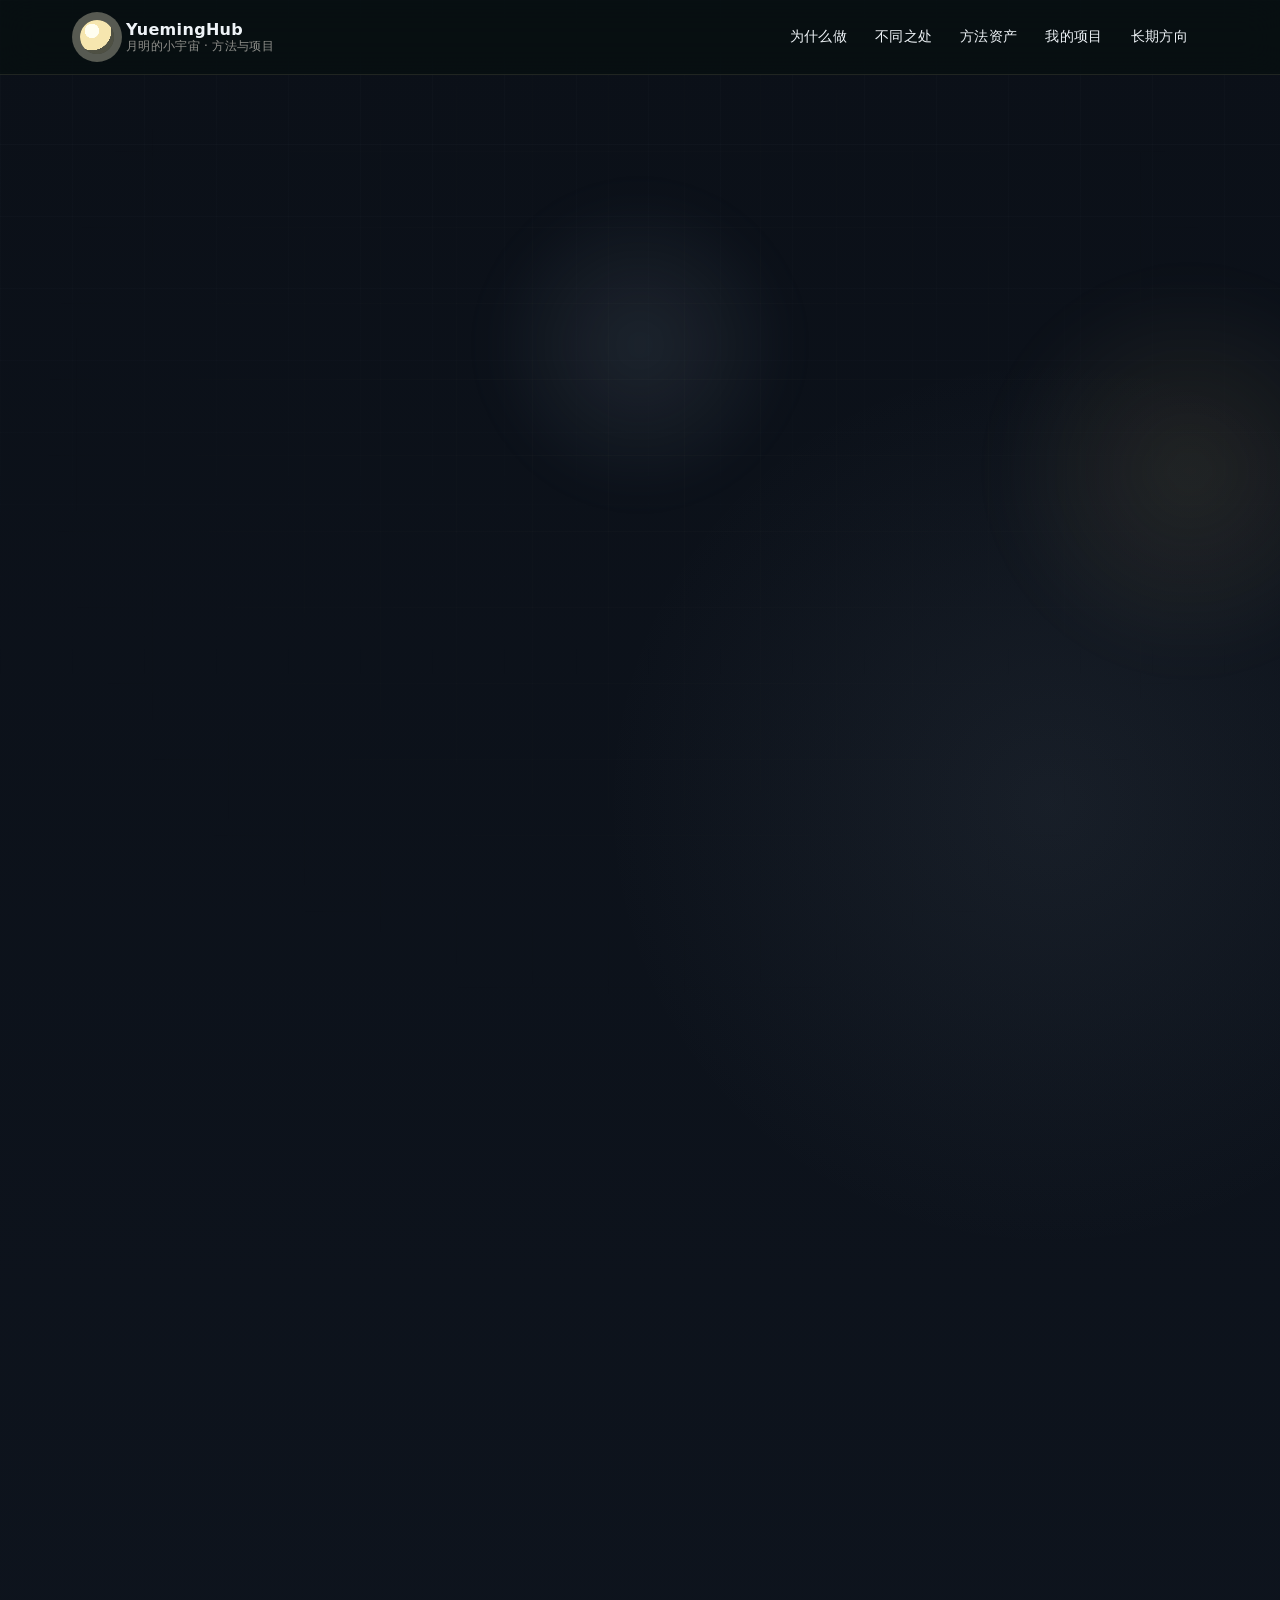
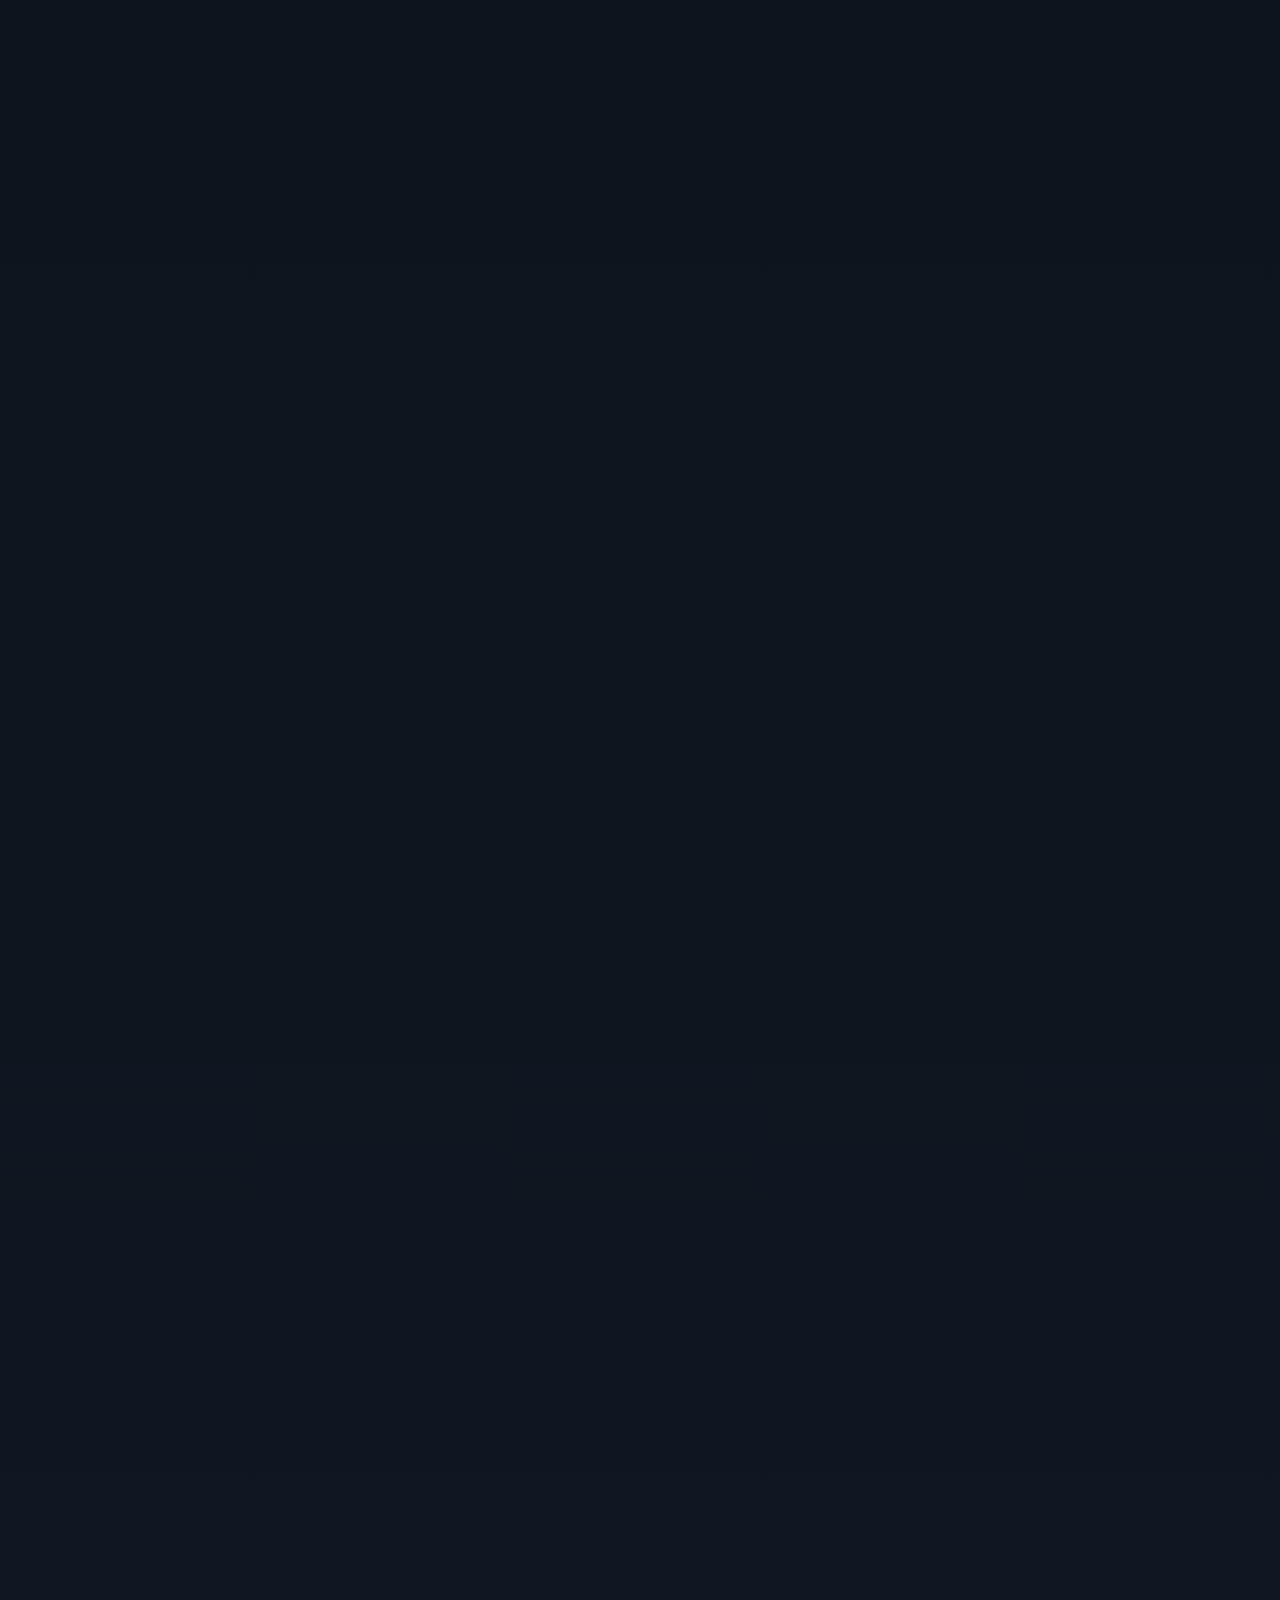
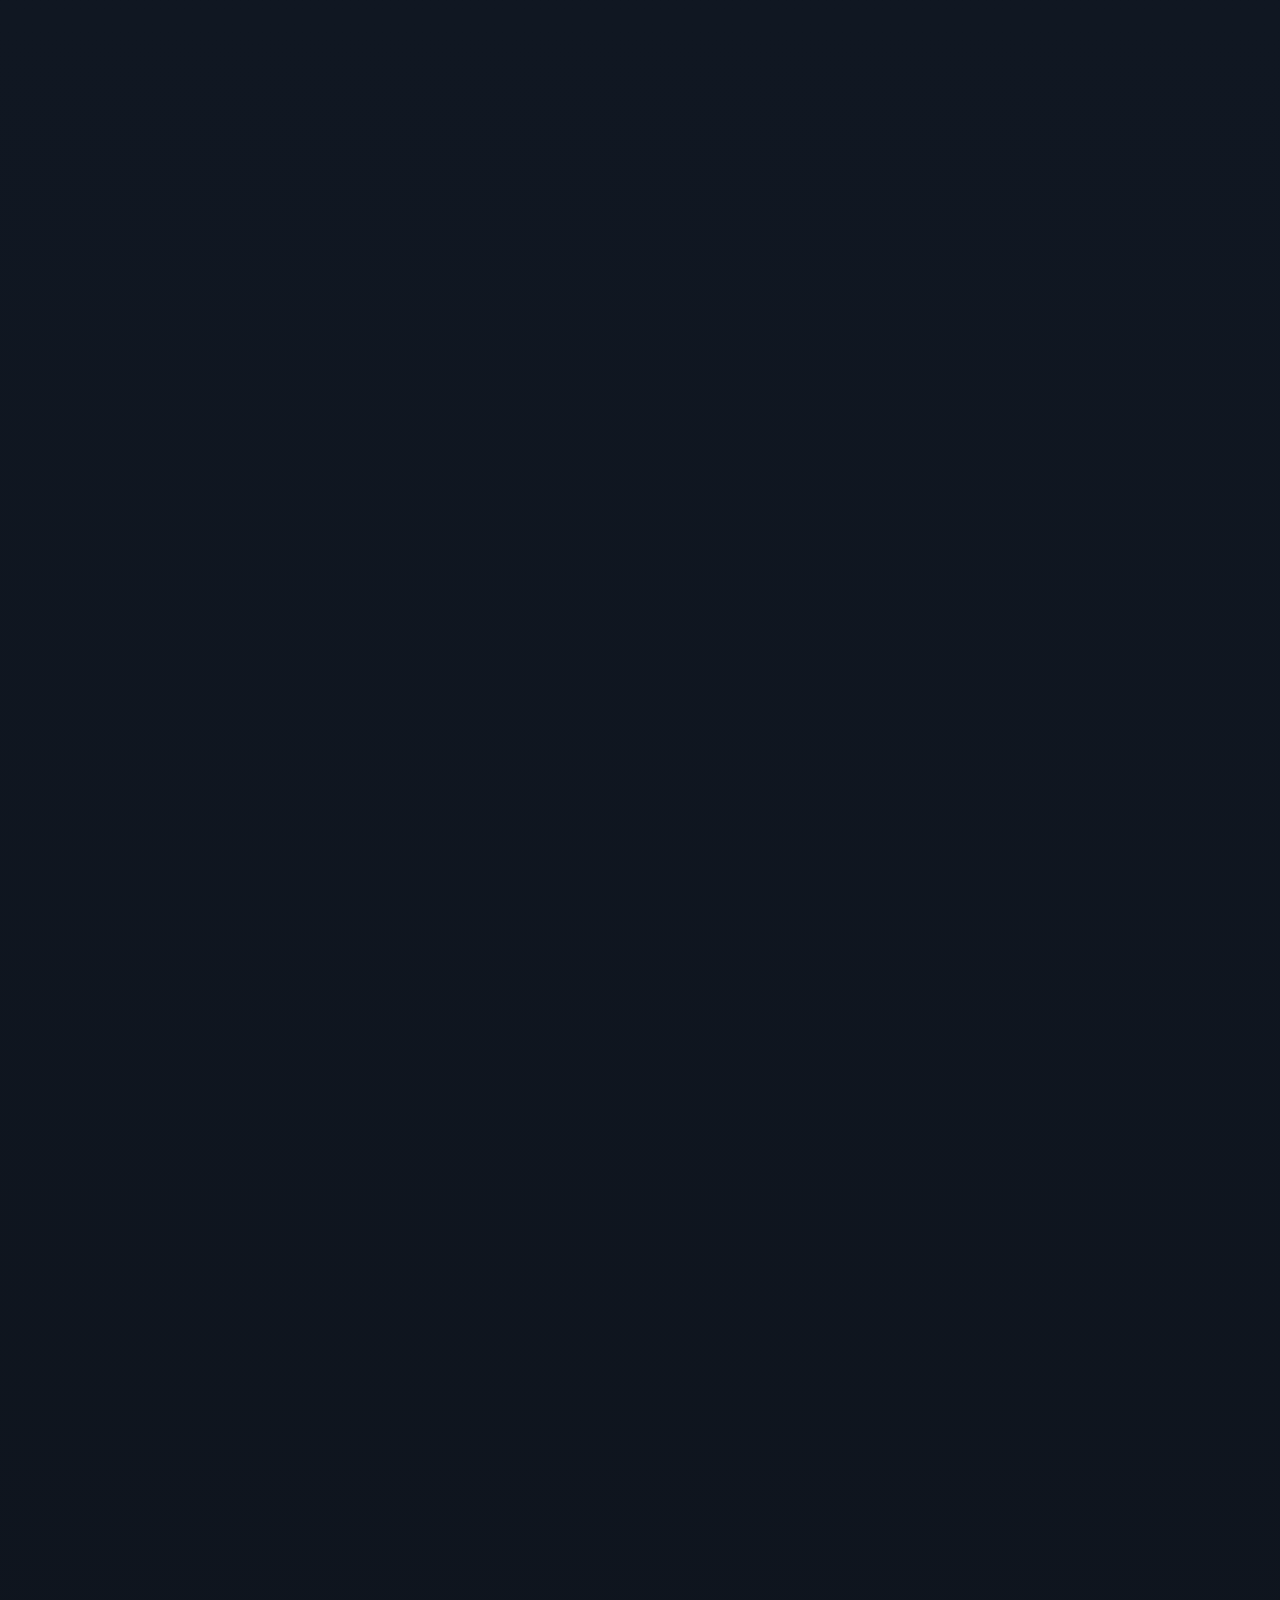
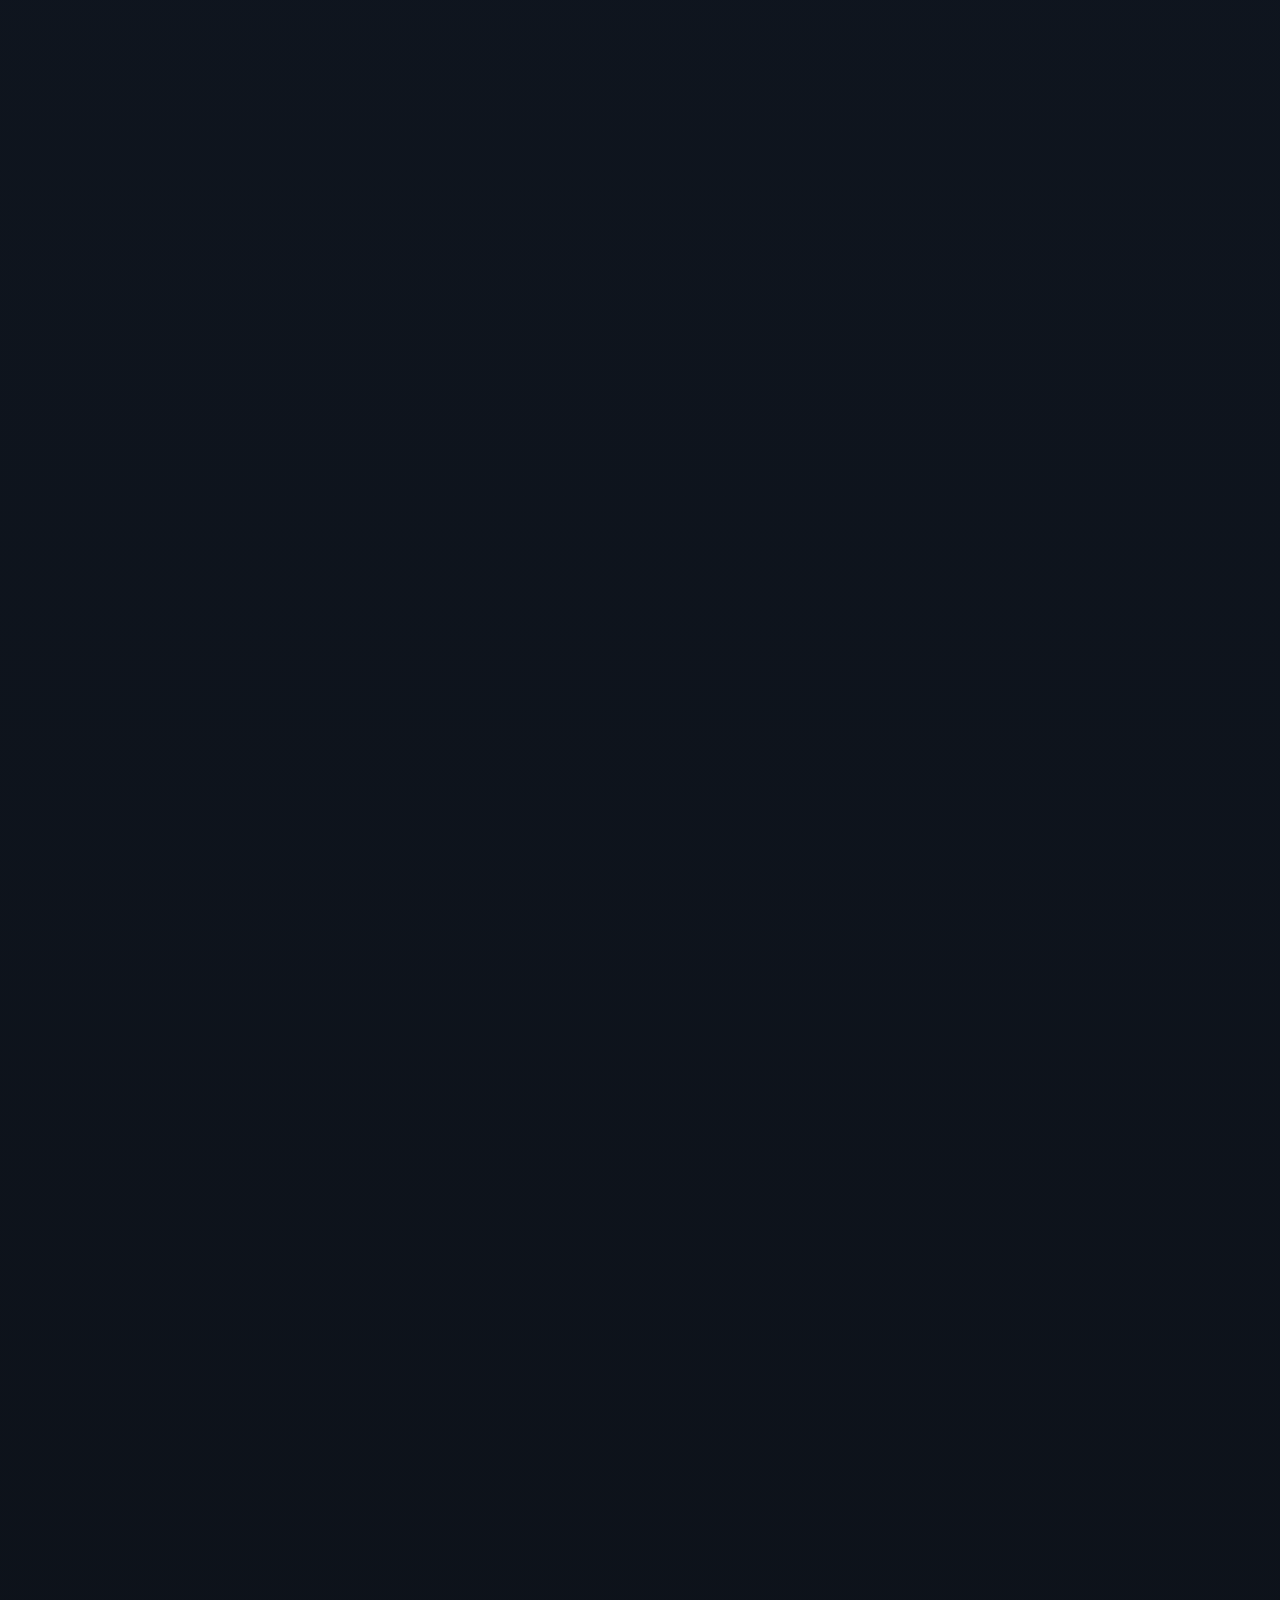
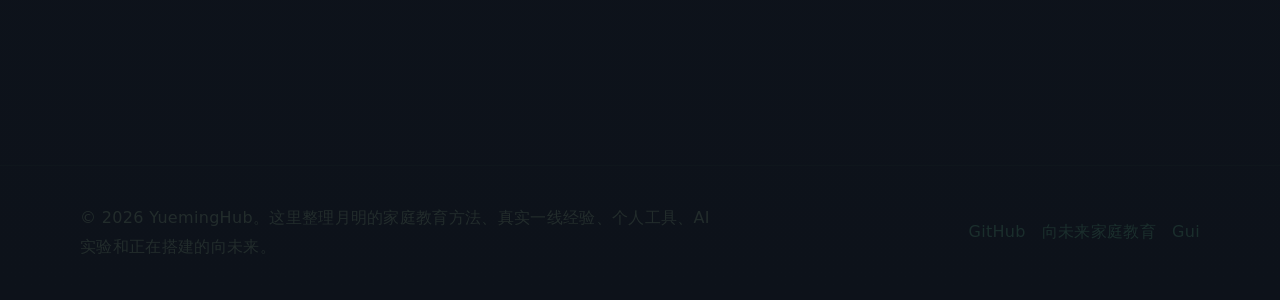
<file: index.html>
<!DOCTYPE html>
<html lang="zh-CN">
<head>
  <meta charset="UTF-8" />
  <meta name="viewport" content="width=device-width, initial-scale=1.0" />
  <meta name="theme-color" content="#0b1018" />
  <link rel="canonical" href="https://yueminghub.github.io/" />
  <meta property="og:type" content="website" />
  <meta property="og:site_name" content="YuemingHub" />
  <meta property="og:title" content="YuemingHub · 月明的小宇宙" />
  <meta property="og:description" content="月明的小宇宙：家庭教育方法、真实一线经验、个人工具、AI 实验，以及正在搭建的向未来。" />
  <meta property="og:url" content="https://yueminghub.github.io/" />
  <meta property="og:image" content="https://yueminghub.github.io/images/og-cover.png" />
  <meta name="twitter:card" content="summary_large_image" />
  <meta name="twitter:title" content="YuemingHub · 月明的小宇宙" />
  <meta name="twitter:description" content="月明的小宇宙：家庭教育方法、真实一线经验、个人工具、AI 实验，以及正在搭建的向未来。" />
  <meta name="twitter:image" content="https://yueminghub.github.io/images/og-cover.png" />
  <title>YuemingHub · 月明的小宇宙</title>
  <meta name="description" content="月明的小宇宙：家庭教育方法、真实一线经验、个人工具、AI 实验，以及正在搭建的向未来。" />
  <link rel="stylesheet" href="css/style.css" />
  <link rel="stylesheet" href="css/cosmos.css" />
  <script defer src="js/site-shell.js"></script>
  <script defer src="js/site-ui.js"></script>
  <script defer src="js/main.js"></script>
</head>
<body class="cosmos-home" data-page="cosmos">
  <div data-site-header></div>

  <main id="main" class="cosmos-main" aria-label="月明的小宇宙">
    <section class="cosmos-hero" id="top" aria-labelledby="cosmos-title">
      <div class="cosmos-orb cosmos-orb--one" aria-hidden="true"></div>
      <div class="cosmos-orb cosmos-orb--two" aria-hidden="true"></div>
      <div class="cosmos-grid" aria-hidden="true"></div>
      <div class="section-shell cosmos-hero__shell">
        <div class="cosmos-hero__copy reveal-item">
          <p class="eyebrow">YuemingHub · 月明的小宇宙</p>
          <h1 id="cosmos-title">我是月明。这里是我的小宇宙。</h1>
          <p class="cosmos-lead">我是一名青春期家庭教育指导老师，也是一名父亲。我长期陪伴真实家庭，关心的不是如何把孩子训练成更优秀的人，而是当一个家已经卡住、失控、彼此受伤时，它还能不能重新找到相处的路。</p>
          <p class="cosmos-lead">这里收着家庭教育方法、真实一线经验、个人工具、AI 实验，以及我正在搭建的向未来。</p>
          <div class="cosmos-actions">
            <a class="soft-button primary" href="https://yueminghub.github.io/yueming/">了解向未来</a>
            <a class="soft-button secondary" href="#method">看看我的方法</a>
            <a class="soft-button secondary" href="https://gui-flax-tau.vercel.app/">进入个人工具</a>
          </div>
          <div class="hero-proof" aria-label="主站内容概览">
            <a href="#why"><strong>为什么做</strong><span>真实家庭、普惠、反造梦</span></a>
            <a href="#method"><strong>核心方法</strong><span>九层、四层、9步、Family OS</span></a>
            <a href="#works"><strong>项目入口</strong><span>向未来、Gui、AI 陪跑探索</span></a>
          </div>
        </div>
        <div class="cosmos-hero__index reveal-item" aria-label="月明小宇宙入口关系图">
          <div class="index-axis"><span>入口</span><span>用途</span><span>进入</span></div>
          <a class="index-row" href="https://yueminghub.github.io/yueming/"><strong>向未来家庭教育</strong><span>家庭卡住问题 / 方法说明站</span><em>进入向未来</em></a>
          <a class="index-row" href="https://gui-flax-tau.vercel.app/"><strong>Gui</strong><span>个人工具 / 精神空间</span><em>看看 Gui</em></a>
          <a class="index-row" href="#method"><strong>方法资产</strong><span>九层、四层、流程和 Family OS</span><em>看方法</em></a>
          <a class="index-row" href="#future"><strong>AI 陪跑探索</strong><span>家庭教育 FDE / 未来方向</span><em>看规划</em></a>
        </div>
      </div>
    </section>

    <section class="cosmos-section" id="why" aria-labelledby="why-title">
      <div class="section-shell">
        <div class="cosmos-section__head reveal-item">
          <p class="eyebrow">为什么做</p>
          <h2 id="why-title">我见过太多家庭，不是不爱孩子，而是已经不知道怎么相处</h2>
          <p>有的父母已经很努力，却越努力越焦虑；有的孩子不是不想好，而是身体、关系、规则和信任都卡住了；有的家庭被商业化机构一次次造梦，又一次次失望。</p>
        </div>
        <div class="cosmos-card-grid compass-grid">
          <article class="cosmos-card interactive-card reveal-item"><span>01</span><h3>不想卖焦虑</h3><p>我不想把家庭的痛苦做成昂贵的梦，也不想用恐惧推动父母做决定。</p></article>
          <article class="cosmos-card interactive-card reveal-item"><span>02</span><h3>不站在谁的对面</h3><p>我不站在父母对面，也不站在孩子对面。我更关心这个家到底卡在哪里。</p></article>
          <article class="cosmos-card interactive-card reveal-item"><span>03</span><h3>把方法做得可执行</h3><p>很多家庭要的不是更多大道理，而是今晚回家后，下一句话怎么说。</p></article>
          <article class="cosmos-card interactive-card reveal-item"><span>04</span><h3>让普通家庭也有路</h3><p>我希望真正有用的东西，能便宜一点、清楚一点、可执行一点。</p></article>
        </div>
      </div>
    </section>

    <section class="cosmos-section system-universe" id="different" aria-labelledby="different-title">
      <div class="section-shell">
        <div class="cosmos-section__head reveal-item">
          <p class="eyebrow">我和别人有什么不同</p>
          <h2 id="different-title">不制造紧张，不造昂贵的梦，不指责父母，不标签化孩子</h2>
          <p>真实家庭的问题，本来就不是一句“多沟通”能解决的。我的工作不是显得专业，而是把卡住的地方看清楚，把下一步变小、变具体。</p>
        </div>
        <div class="system-layers">
          <article class="system-layer interactive-card reveal-item"><strong>不吓唬</strong><h3>不把焦虑做成生意</h3><p>家庭已经很累了，不需要再被吓唬一次。</p></article>
          <article class="system-layer interactive-card reveal-item"><strong>不造梦</strong><h3>不承诺快速翻盘</h3><p>恢复不是短期奇迹，而是关系、边界和行动一点点稳定下来。</p></article>
          <article class="system-layer interactive-card reveal-item"><strong>不指责</strong><h3>保护父母的防御</h3><p>很多父母不是不负责，他们只是太累、太急，也太孤单。</p></article>
          <article class="system-layer interactive-card reveal-item"><strong>不标签</strong><h3>保护孩子</h3><p>行为是状态的出口，不是道德的证据。</p></article>
        </div>
      </div>
    </section>

    <section class="cosmos-section case-lab" id="method" aria-labelledby="method-title">
      <div class="section-shell case-lab__shell">
        <div class="cosmos-section__head reveal-item">
          <p class="eyebrow">方法资产</p>
          <h2 id="method-title">这些年，我沉淀了一套从真实家庭现场长出来的方法</h2>
          <p>小宇宙可以比向未来主站更方法论化，因为这里也会给合作方、AI agent、开发者和内容伙伴看。</p>
        </div>
        <div class="case-lab__grid">
          <article class="cosmos-card case-card-large reveal-item"><h3>九层生命恢复体系</h3><p>从危机安全、存在感、身体状态、神经活跃，到稳定、关系、规则、执行和价值成长，判断一个孩子和家庭真正处在哪一层。</p><ol><li>先安全，不跳步</li><li>先恢复，再成长</li><li>先判断层级，再给动作</li></ol></article>
          <article class="cosmos-card reveal-item"><span>四层</span><h3>爱与规则四层成长系统</h3><p>帮助家庭在爱、边界、执行和成长之间重新找到平衡。</p></article>
          <article class="cosmos-card reveal-item"><span>流程</span><h3>9步专业流程</h3><p>把复杂家庭问题拆成能判断、能推进、能复盘的工作流程。</p></article>
          <article class="cosmos-card reveal-item"><span>Family OS</span><h3>家庭重新运转</h3><p>不讲冷冰冰的系统话，而是落到真实相处和具体动作。</p></article>
        </div>
      </div>
    </section>

    <section class="cosmos-section" id="works" aria-labelledby="works-title">
      <div class="section-shell">
        <div class="cosmos-section__head reveal-item">
          <p class="eyebrow">我的项目</p>
          <h2 id="works-title">小宇宙里的三个方向</h2>
          <p>小宇宙展示人和全局；向未来承接家庭教育问题；Gui 保留个人精神空间；AI 陪跑系统是长期探索。</p>
        </div>
        <div class="works-universe">
          <a class="work-node interactive-card reveal-item" href="https://yueminghub.github.io/yueming/"><span>PROJECT 01 · 向未来</span><h3>向未来家庭教育</h3><p>给卡住的家庭一条真实能走的路。这里集中表达我对家庭教育问题、方法体系和未来陪跑系统的理解。</p><em>进入向未来</em></a>
          <a class="work-node interactive-card reveal-item" href="https://gui-flax-tau.vercel.app/"><span>PROJECT 02 · Gui</span><h3>个人工具与精神空间</h3><p>在这个草台班子的世界里，我只认真活自己，做自己，做自己喜欢的事情。它不是商业化产品。</p><em>看看 Gui</em></a>
          <a class="work-node interactive-card reveal-item" href="#future"><span>PROJECT 03 · AI</span><h3>未来 AI 陪跑系统</h3><p>深入真实家庭现场，把 AI 能力、教育理解、咨询经验和具体行动方案结合起来。</p><em>了解未来规划</em></a>
          <a class="work-node interactive-card reveal-item" href="https://github.com/YuemingHub"><span>PROJECT 04 · GitHub</span><h3>代码与建设痕迹</h3><p>这里保留公开代码、静态站、工具和长期实验的构建记录。</p><em>进入 GitHub</em></a>
        </div>
      </div>
    </section>

    <section class="cosmos-section method-section" id="future" aria-labelledby="future-title">
      <div class="section-shell">
        <div class="cosmos-section__head reveal-item">
          <p class="eyebrow">长期方向</p>
          <h2 id="future-title">让家庭重新学会相处，有爱，有边界，有修复</h2>
          <p>未来，向未来想做一套真正能落到家庭现场的陪跑系统。它陪父母看清卡点，也陪孩子在真实项目里重新长出底气。</p>
        </div>
        <div class="method-line reveal-item">
          <div><strong>01</strong><h3>父母这边</h3><p>看清家庭卡点，练习沟通、边界、规则和相处方式。</p></div>
          <div><strong>02</strong><h3>孩子这边</h3><p>借助 AI 完成一个个真实小项目，重新长出能力感和底气。</p></div>
          <div><strong>03</strong><h3>现场这边</h3><p>深入真实家庭现场，而不是只做抽象课程和口号。</p></div>
          <div><strong>04</strong><h3>FDE 探索</h3><p>把 AI 能力、教育理解和具体行动结合起来，打通从“知道”到“做到”的最后一公里。</p></div>
        </div>
      </div>
    </section>

    <section class="cosmos-section portal-section" id="portal" aria-labelledby="portal-title">
      <div class="section-shell portal-card reveal-item">
        <p class="eyebrow">继续了解</p>
        <h2 id="portal-title">从你最关心的入口开始</h2>
        <p>想了解家庭教育问题，进向未来；想看我自己的工具和精神空间，进 Gui；想看代码和长期建设记录，再去 GitHub。</p>
        <div class="cosmos-actions">
          <a class="soft-button primary" href="https://yueminghub.github.io/yueming/">进入向未来</a>
          <a class="soft-button secondary" href="https://gui-flax-tau.vercel.app/">看看 Gui</a>
          <a class="soft-button secondary" href="https://github.com/YuemingHub">GitHub</a>
        </div>
      </div>
    </section>
  </main>

  <div data-site-footer></div>
</body>
</html>
</file>
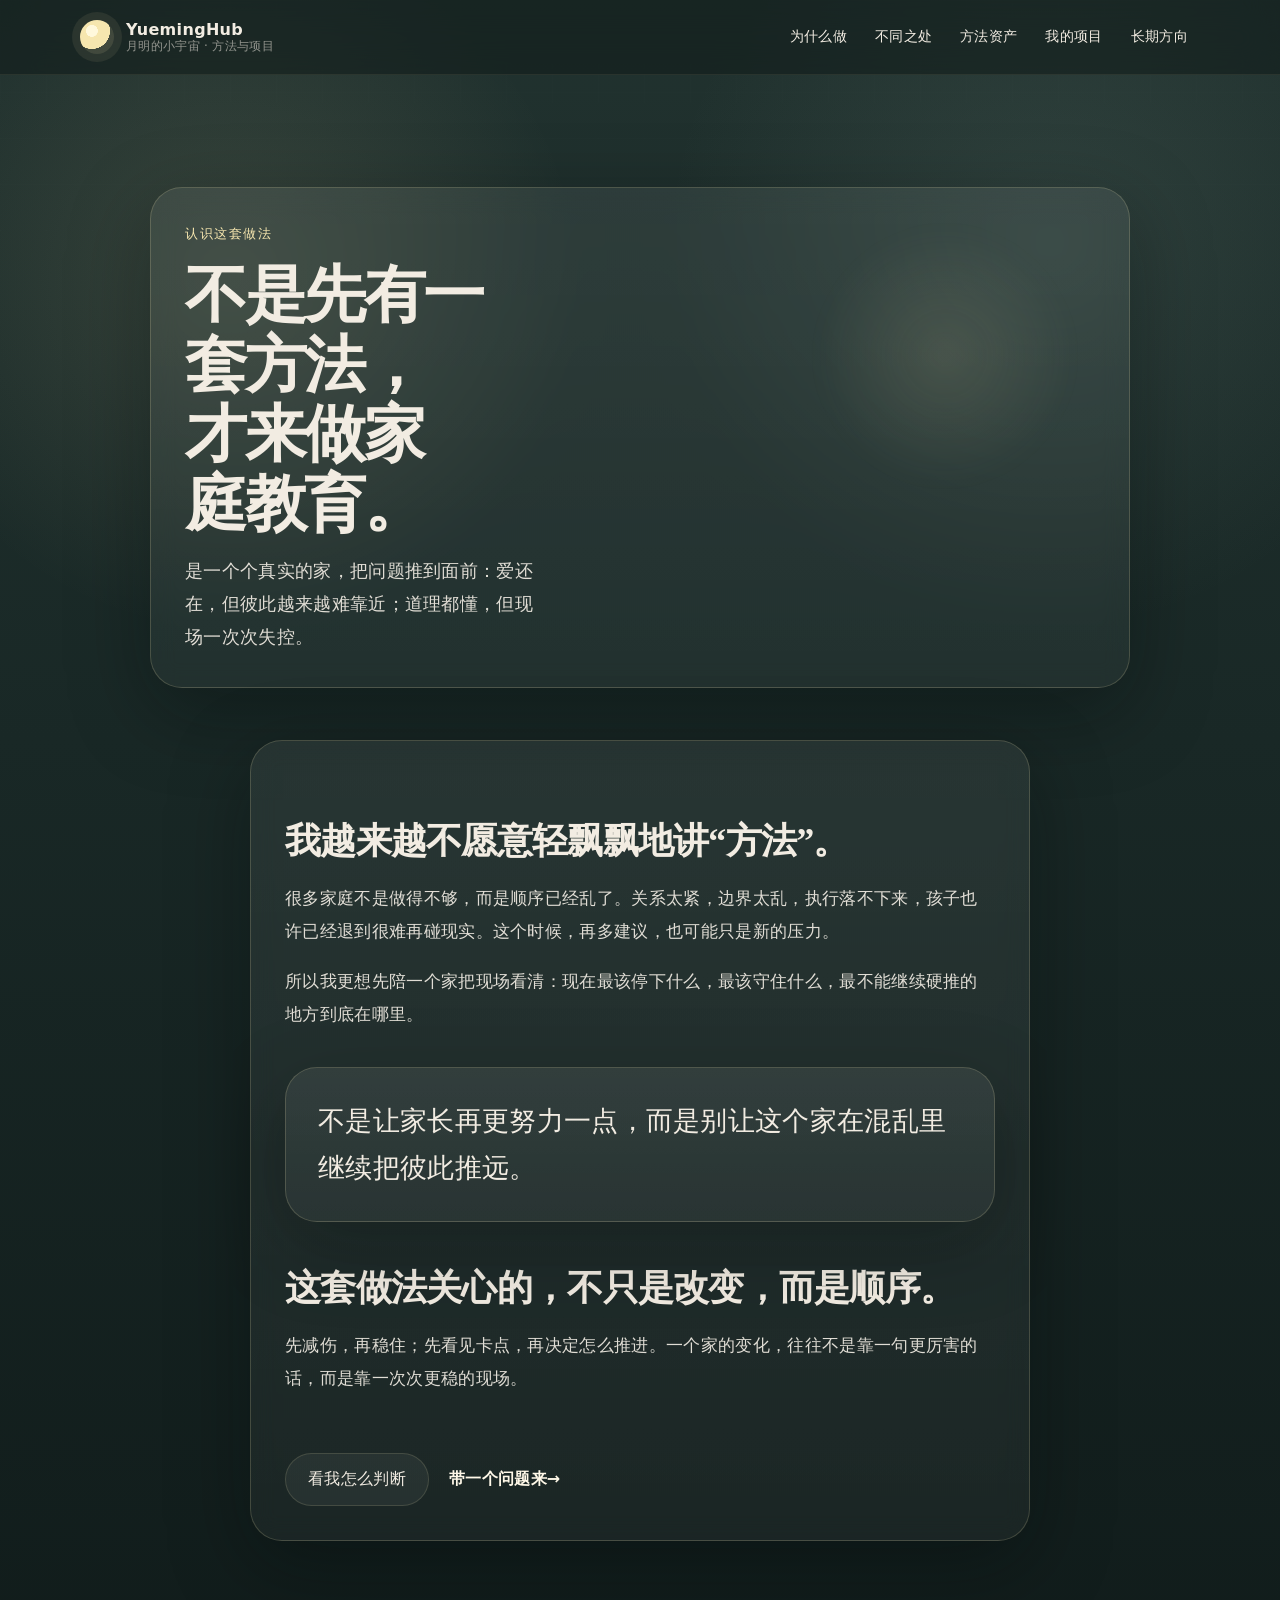
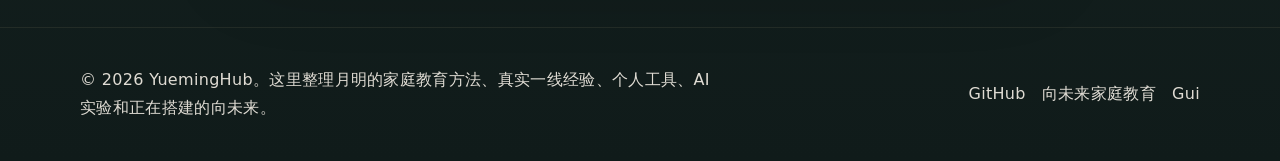
<file: about.html>
<!DOCTYPE html>
<html lang="zh-CN">
<head>
  <meta charset="UTF-8" />
  <meta name="viewport" content="width=device-width, initial-scale=1.0" />
  <meta name="theme-color" content="#07130f" />
  <link rel="canonical" href="https://yueminghub.github.io/about.html" />
  <meta property="og:type" content="website" />
  <meta property="og:site_name" content="Yueming Hub" />
  <meta property="og:title" content="认识这套做法｜月明 · 向未来家庭教育" />
  <meta property="og:description" content="不是先有一套方法，才来做家庭教育。这里写的是：这套做法怎样从一个个真实家庭的现场里，慢慢长出来。" />
  <meta property="og:url" content="https://yueminghub.github.io/about.html" />
  <meta property="og:image" content="https://yueminghub.github.io/images/og-cover.png" />
  <meta name="twitter:card" content="summary_large_image" />
  <meta name="twitter:title" content="认识这套做法｜月明 · 向未来家庭教育" />
  <meta name="twitter:description" content="不是先有一套方法，才来做家庭教育。这里写的是：这套做法怎样从一个个真实家庭的现场里，慢慢长出来。" />
  <meta name="twitter:image" content="https://yueminghub.github.io/images/og-cover.png" />
  <title>认识这套做法｜月明 · 向未来家庭教育</title>
  <meta name="description" content="不是先有一套方法，才来做家庭教育。这里写的是：这套做法怎样从一个个真实家庭的现场里，慢慢长出来。" />
  <link rel="stylesheet" href="css/style.css" />
  <script defer src="js/site-shell.js"></script>
  <script defer src="js/site-ui.js"></script>
  <script defer src="js/main.js"></script>
</head>
<body class="calm-site inner-page">
  <div data-site-header></div>
  <main id="main" class="page-main">
    <section class="page-hero">
      <div class="section-shell narrow">
        <p class="eyebrow">认识这套做法</p>
        <h1>不是先有一套方法，才来做家庭教育。</h1>
        <p class="page-lead">是一个个真实的家，把问题推到面前：爱还在，但彼此越来越难靠近；道理都懂，但现场一次次失控。</p>
      </div>
    </section>

    <section class="quiet-content">
      <div class="section-shell text-flow">
        <h2>我越来越不愿意轻飘飘地讲“方法”。</h2>
        <p>很多家庭不是做得不够，而是顺序已经乱了。关系太紧，边界太乱，执行落不下来，孩子也许已经退到很难再碰现实。这个时候，再多建议，也可能只是新的压力。</p>
        <p>所以我更想先陪一个家把现场看清：现在最该停下什么，最该守住什么，最不能继续硬推的地方到底在哪里。</p>

        <div class="soft-note">
          <p>不是让家长再更努力一点，而是别让这个家在混乱里继续把彼此推远。</p>
        </div>

        <h2>这套做法关心的，不只是改变，而是顺序。</h2>
        <p>先减伤，再稳住；先看见卡点，再决定怎么推进。一个家的变化，往往不是靠一句更厉害的话，而是靠一次次更稳的现场。</p>

        <div class="next-steps">
          <a class="soft-button secondary" href="system.html">看我怎么判断</a>
          <a class="text-link" href="contact.html">带一个问题来</a>
        </div>
      </div>
    </section>
  </main>
  <div data-site-footer></div>
</body>
</html>
</file>
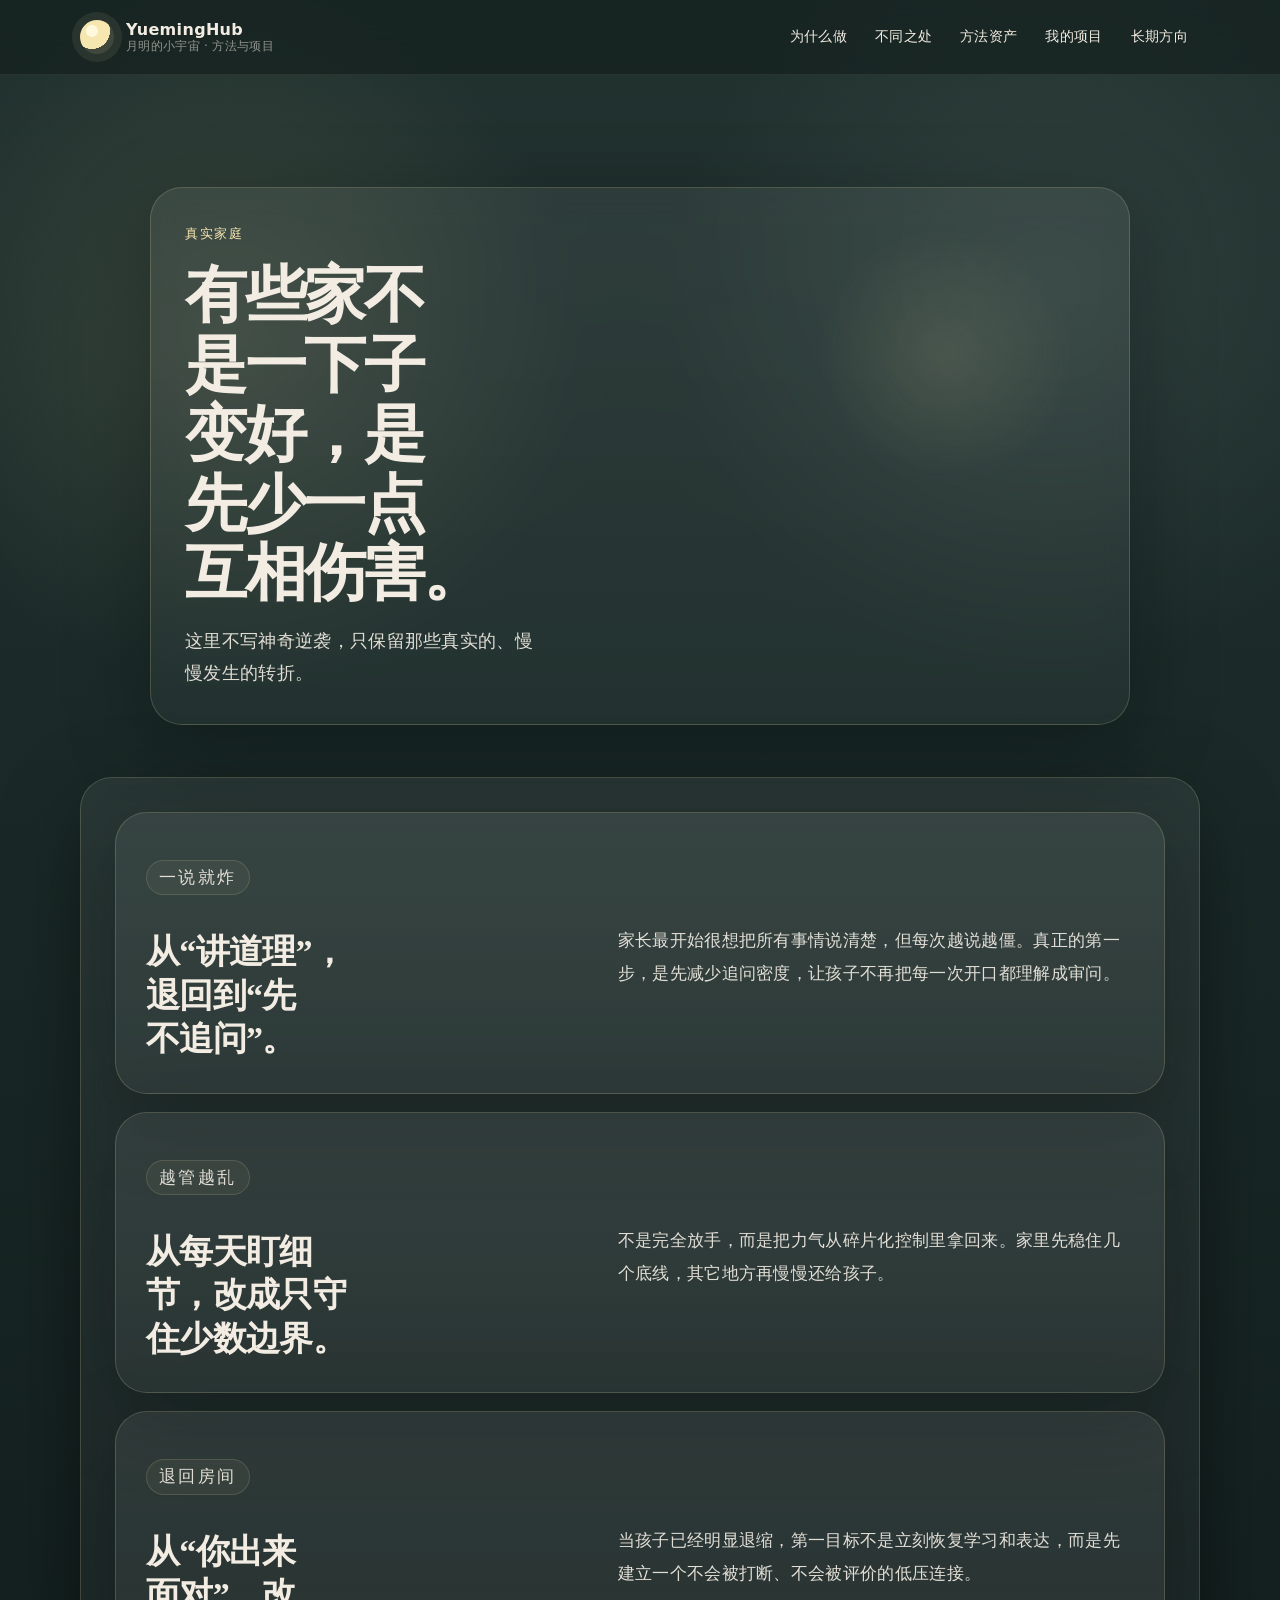
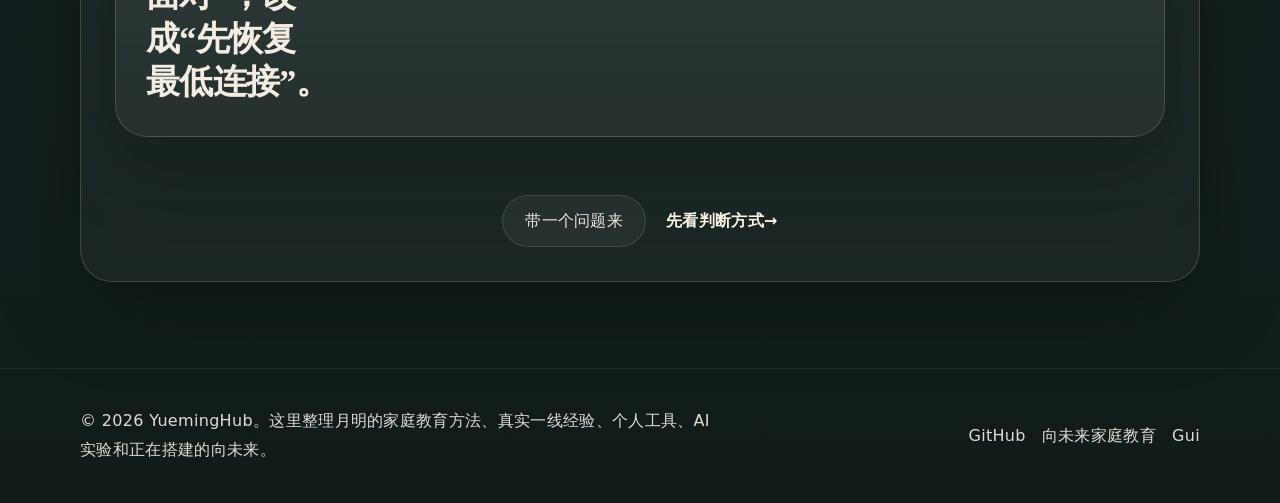
<file: cases.html>
<!DOCTYPE html>
<html lang="zh-CN">
<head>
  <meta charset="UTF-8" />
  <meta name="viewport" content="width=device-width, initial-scale=1.0" />
  <meta name="theme-color" content="#07130f" />
  <link rel="canonical" href="https://yueminghub.github.io/cases.html" />
  <meta property="og:type" content="website" />
  <meta property="og:site_name" content="Yueming Hub" />
  <meta property="og:title" content="真实家庭怎么走过来｜月明 · 向未来家庭教育" />
  <meta property="og:description" content="不是成功学故事，而是真实家庭怎样先减少互相伤害，再慢慢把秩序找回来。" />
  <meta property="og:url" content="https://yueminghub.github.io/cases.html" />
  <meta property="og:image" content="https://yueminghub.github.io/images/og-cover.png" />
  <meta name="twitter:card" content="summary_large_image" />
  <meta name="twitter:title" content="真实家庭怎么走过来｜月明 · 向未来家庭教育" />
  <meta name="twitter:description" content="不是成功学故事，而是真实家庭怎样先减少互相伤害，再慢慢把秩序找回来。" />
  <meta name="twitter:image" content="https://yueminghub.github.io/images/og-cover.png" />
  <title>真实家庭怎么走过来｜月明 · 向未来家庭教育</title>
  <meta name="description" content="不是成功学故事，而是真实家庭怎样先减少互相伤害，再慢慢把秩序找回来。" />
  <link rel="stylesheet" href="css/style.css" />
  <script defer src="js/site-shell.js"></script>
  <script defer src="js/site-ui.js"></script>
  <script defer src="js/main.js"></script>
</head>
<body class="calm-site inner-page">
  <div data-site-header></div>
  <main id="main" class="page-main">
    <section class="page-hero">
      <div class="section-shell narrow">
        <p class="eyebrow">真实家庭</p>
        <h1>有些家不是一下子变好，是先少一点互相伤害。</h1>
        <p class="page-lead">这里不写神奇逆袭，只保留那些真实的、慢慢发生的转折。</p>
      </div>
    </section>

    <section class="quiet-content">
      <div class="section-shell">
        <div class="case-list">
          <article class="case-card">
            <p class="case-tag">一说就炸</p>
            <h2>从“讲道理”，退回到“先不追问”。</h2>
            <p>家长最开始很想把所有事情说清楚，但每次越说越僵。真正的第一步，是先减少追问密度，让孩子不再把每一次开口都理解成审问。</p>
          </article>

          <article class="case-card">
            <p class="case-tag">越管越乱</p>
            <h2>从每天盯细节，改成只守住少数边界。</h2>
            <p>不是完全放手，而是把力气从碎片化控制里拿回来。家里先稳住几个底线，其它地方再慢慢还给孩子。</p>
          </article>

          <article class="case-card">
            <p class="case-tag">退回房间</p>
            <h2>从“你出来面对”，改成“先恢复最低连接”。</h2>
            <p>当孩子已经明显退缩，第一目标不是立刻恢复学习和表达，而是先建立一个不会被打断、不会被评价的低压连接。</p>
          </article>
        </div>

        <div class="next-steps center">
          <a class="soft-button secondary" href="contact.html">带一个问题来</a>
          <a class="text-link" href="system.html">先看判断方式</a>
        </div>
      </div>
    </section>
  </main>
  <div data-site-footer></div>
</body>
</html>
</file>
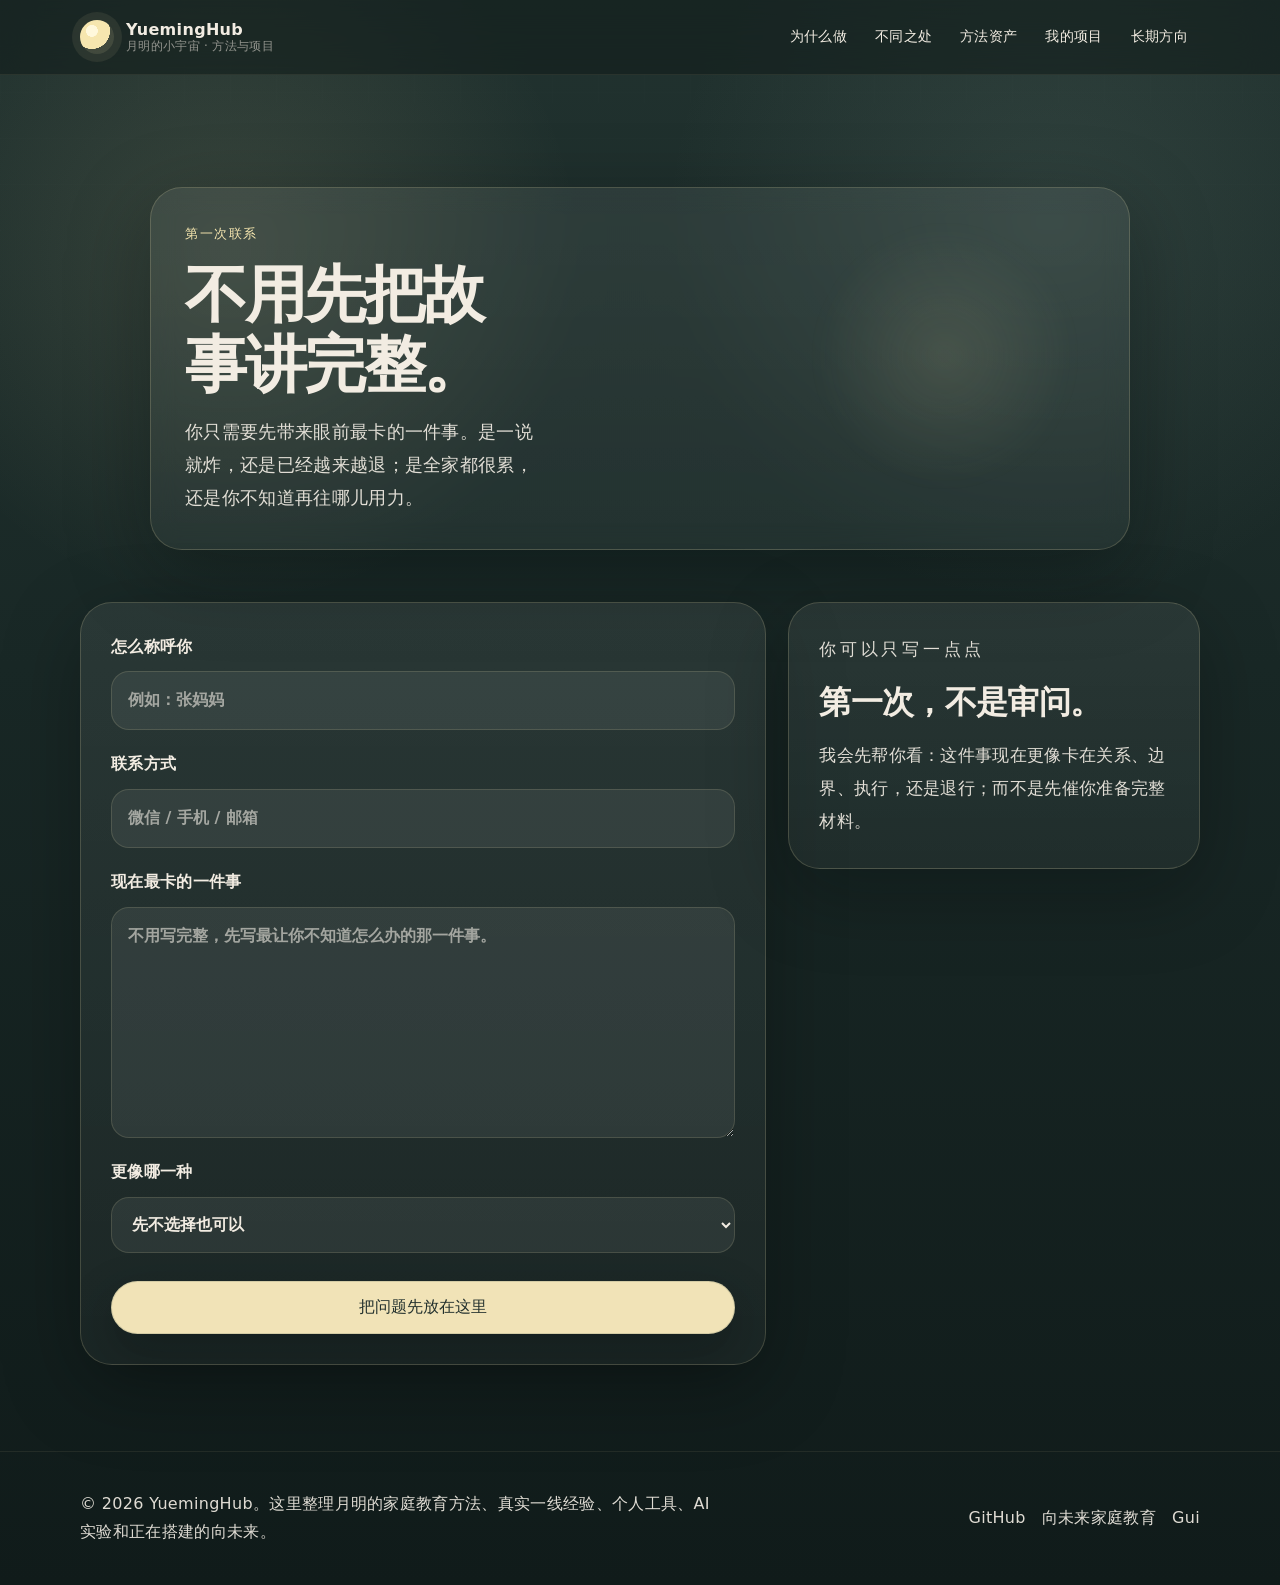
<file: contact.html>
<!DOCTYPE html>
<html lang="zh-CN">
<head>
  <meta charset="UTF-8" />
  <meta name="viewport" content="width=device-width, initial-scale=1.0" />
  <meta name="theme-color" content="#07130f" />
  <link rel="canonical" href="https://yueminghub.github.io/contact.html" />
  <meta property="og:type" content="website" />
  <meta property="og:site_name" content="Yueming Hub" />
  <meta property="og:title" content="带一个问题来｜月明 · 向未来家庭教育" />
  <meta property="og:description" content="第一次联系，不用讲完整个故事。你只需要先带来眼前最卡的一件事。" />
  <meta property="og:url" content="https://yueminghub.github.io/contact.html" />
  <meta property="og:image" content="https://yueminghub.github.io/images/og-cover.png" />
  <meta name="twitter:card" content="summary_large_image" />
  <meta name="twitter:title" content="带一个问题来｜月明 · 向未来家庭教育" />
  <meta name="twitter:description" content="第一次联系，不用讲完整个故事。你只需要先带来眼前最卡的一件事。" />
  <meta name="twitter:image" content="https://yueminghub.github.io/images/og-cover.png" />
  <title>带一个问题来｜月明 · 向未来家庭教育</title>
  <meta name="description" content="第一次联系，不用讲完整个故事。你只需要先带来眼前最卡的一件事。" />
  <link rel="stylesheet" href="css/style.css" />
  <script defer src="js/site-shell.js"></script>
  <script defer src="js/site-ui.js"></script>
  <script defer src="js/main.js"></script>
</head>
<body class="calm-site inner-page">
  <div data-site-header></div>
  <main id="main" class="page-main">
    <section class="page-hero">
      <div class="section-shell narrow">
        <p class="eyebrow">第一次联系</p>
        <h1>不用先把故事讲完整。</h1>
        <p class="page-lead">你只需要先带来眼前最卡的一件事。是一说就炸，还是已经越来越退；是全家都很累，还是你不知道再往哪儿用力。</p>
      </div>
    </section>

    <section class="quiet-content">
      <div class="section-shell contact-shell">
        <form class="contact-form" action="https://formspree.io/f/xzdodazd" method="POST">
          <label>
            怎么称呼你
            <input name="name" type="text" autocomplete="name" placeholder="例如：张妈妈" />
          </label>

          <label>
            联系方式
            <input name="contact" type="text" autocomplete="email" placeholder="微信 / 手机 / 邮箱" required />
          </label>

          <label>
            现在最卡的一件事
            <textarea name="message" rows="7" placeholder="不用写完整，先写最让你不知道怎么办的那一件事。" required></textarea>
          </label>

          <label class="select-label">
            更像哪一种
            <select name="state">
              <option value="">先不选择也可以</option>
              <option>一说就炸</option>
              <option>谁也不想再说</option>
              <option>孩子退回房间</option>
              <option>我越管越乱</option>
              <option>我也快撑不住了</option>
            </select>
          </label>

          <input type="hidden" name="_subject" value="向未来家庭教育：新的问题提交" />
          <input type="hidden" name="_next" value="thanks.html" />
          <button class="soft-button primary" type="submit">把问题先放在这里</button>
        </form>

        <aside class="contact-aside">
          <p class="eyebrow">你可以只写一点点</p>
          <h2>第一次，不是审问。</h2>
          <p>我会先帮你看：这件事现在更像卡在关系、边界、执行，还是退行；而不是先催你准备完整材料。</p>
        </aside>
      </div>
    </section>
  </main>
  <div data-site-footer></div>
</body>
</html>
</file>
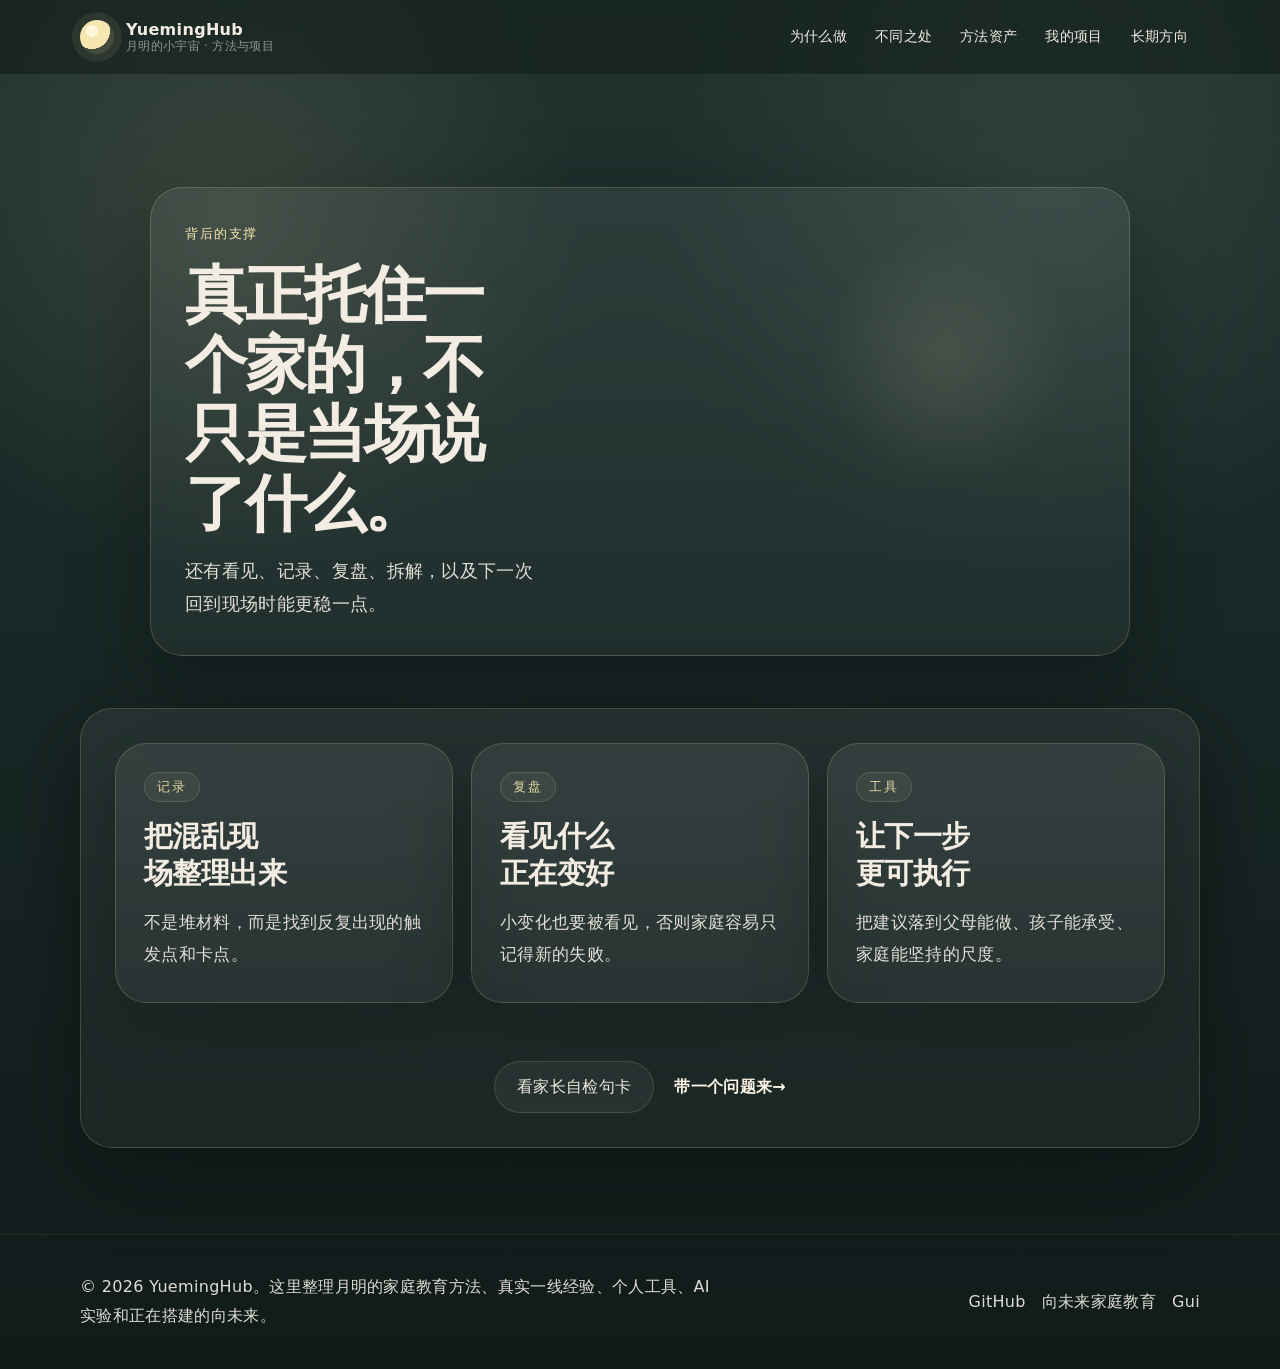
<file: engine.html>
<!DOCTYPE html>
<html lang="zh-CN">
<head>
  <meta charset="UTF-8" />
  <meta name="viewport" content="width=device-width, initial-scale=1.0" />
  <meta name="theme-color" content="#07130f" />
  <link rel="canonical" href="https://yueminghub.github.io/engine.html" />
  <meta property="og:type" content="website" />
  <meta property="og:site_name" content="Yueming Hub" />
  <meta property="og:title" content="背后支撑的那一半｜月明 · 向未来家庭教育" />
  <meta property="og:description" content="真正托住一个家的，不只是在场时说了什么，还有整理、记录、复盘与下一步的承接。" />
  <meta property="og:url" content="https://yueminghub.github.io/engine.html" />
  <meta property="og:image" content="https://yueminghub.github.io/images/og-cover.png" />
  <meta name="twitter:card" content="summary_large_image" />
  <meta name="twitter:title" content="背后支撑的那一半｜月明 · 向未来家庭教育" />
  <meta name="twitter:description" content="真正托住一个家的，不只是在场时说了什么，还有整理、记录、复盘与下一步的承接。" />
  <meta name="twitter:image" content="https://yueminghub.github.io/images/og-cover.png" />
  <title>背后支撑的那一半｜月明 · 向未来家庭教育</title>
  <meta name="description" content="真正托住一个家的，不只是在场时说了什么，还有整理、记录、复盘与下一步的承接。" />
  <link rel="stylesheet" href="css/style.css" />
  <script defer src="js/site-shell.js"></script>
  <script defer src="js/site-ui.js"></script>
  <script defer src="js/main.js"></script>
</head>
<body class="calm-site inner-page">
  <div data-site-header></div>
  <main id="main" class="page-main">
    <section class="page-hero">
      <div class="section-shell narrow">
        <p class="eyebrow">背后的支撑</p>
        <h1>真正托住一个家的，不只是当场说了什么。</h1>
        <p class="page-lead">还有看见、记录、复盘、拆解，以及下一次回到现场时能更稳一点。</p>
      </div>
    </section>

    <section class="quiet-content">
      <div class="section-shell">
        <div class="layer-grid three">
          <article class="layer-card">
            <span>记录</span>
            <h2>把混乱现场整理出来</h2>
            <p>不是堆材料，而是找到反复出现的触发点和卡点。</p>
          </article>
          <article class="layer-card">
            <span>复盘</span>
            <h2>看见什么正在变好</h2>
            <p>小变化也要被看见，否则家庭容易只记得新的失败。</p>
          </article>
          <article class="layer-card">
            <span>工具</span>
            <h2>让下一步更可执行</h2>
            <p>把建议落到父母能做、孩子能承受、家庭能坚持的尺度。</p>
          </article>
        </div>

        <div class="next-steps center">
          <a class="soft-button secondary" href="resources/parent-checklist.html">看家长自检句卡</a>
          <a class="text-link" href="contact.html">带一个问题来</a>
        </div>
      </div>
    </section>
  </main>
  <div data-site-footer></div>
</body>
</html>
</file>
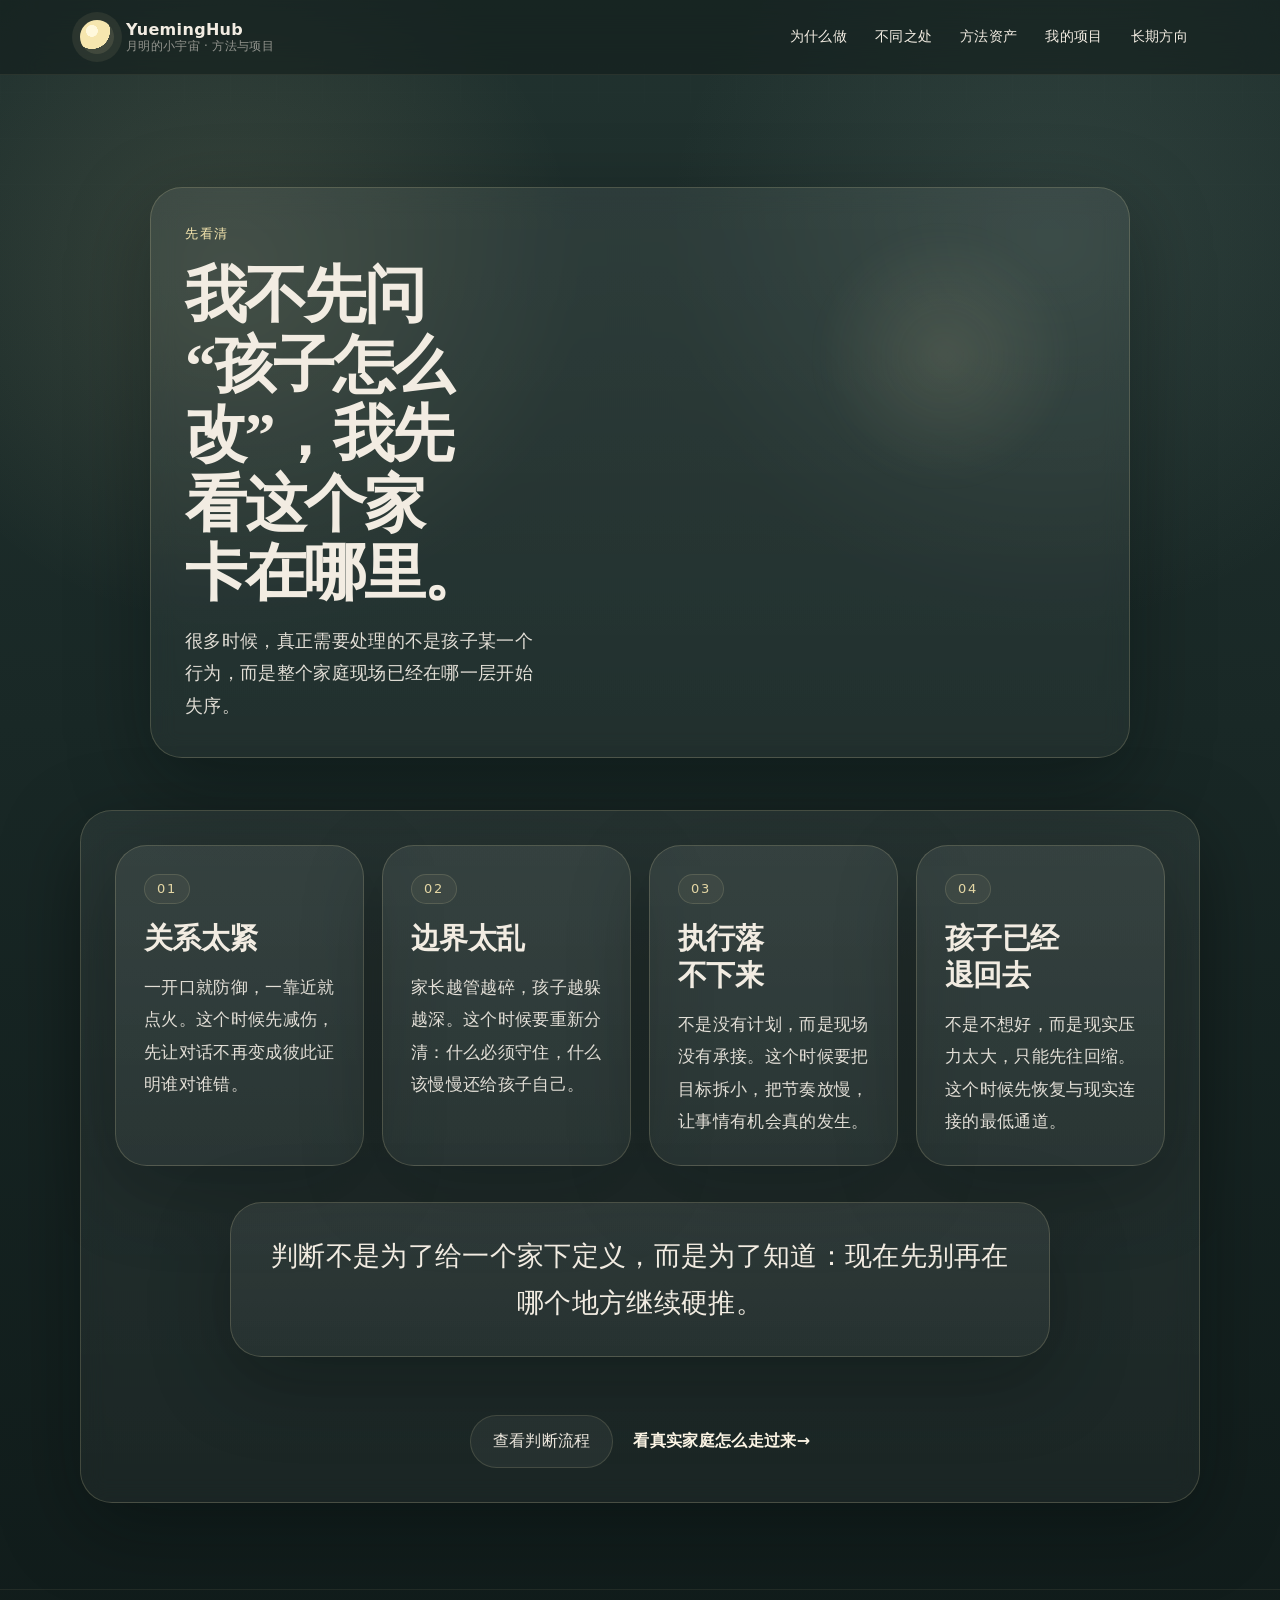
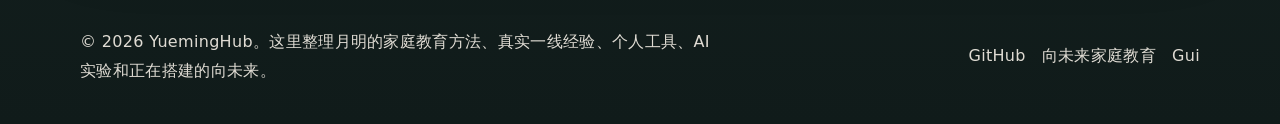
<file: system.html>
<!DOCTYPE html>
<html lang="zh-CN">
<head>
  <meta charset="UTF-8" />
  <meta name="viewport" content="width=device-width, initial-scale=1.0" />
  <meta name="theme-color" content="#07130f" />
  <link rel="canonical" href="https://yueminghub.github.io/system.html" />
  <meta property="og:type" content="website" />
  <meta property="og:site_name" content="Yueming Hub" />
  <meta property="og:title" content="先看清这个家卡在哪里｜月明 · 向未来家庭教育" />
  <meta property="og:description" content="从关系、边界、执行、退行四层来判断：一个家现在最先卡住的，到底是哪一层。" />
  <meta property="og:url" content="https://yueminghub.github.io/system.html" />
  <meta property="og:image" content="https://yueminghub.github.io/images/og-cover.png" />
  <meta name="twitter:card" content="summary_large_image" />
  <meta name="twitter:title" content="先看清这个家卡在哪里｜月明 · 向未来家庭教育" />
  <meta name="twitter:description" content="从关系、边界、执行、退行四层来判断：一个家现在最先卡住的，到底是哪一层。" />
  <meta name="twitter:image" content="https://yueminghub.github.io/images/og-cover.png" />
  <title>先看清这个家卡在哪里｜月明 · 向未来家庭教育</title>
  <meta name="description" content="从关系、边界、执行、退行四层来判断：一个家现在最先卡住的，到底是哪一层。" />
  <link rel="stylesheet" href="css/style.css" />
  <script defer src="js/site-shell.js"></script>
  <script defer src="js/site-ui.js"></script>
  <script defer src="js/main.js"></script>
</head>
<body class="calm-site inner-page">
  <div data-site-header></div>
  <main id="main" class="page-main">
    <section class="page-hero">
      <div class="section-shell narrow">
        <p class="eyebrow">先看清</p>
        <h1>我不先问“孩子怎么改”，我先看这个家卡在哪里。</h1>
        <p class="page-lead">很多时候，真正需要处理的不是孩子某一个行为，而是整个家庭现场已经在哪一层开始失序。</p>
      </div>
    </section>

    <section class="quiet-content">
      <div class="section-shell">
        <div class="layer-grid">
          <article class="layer-card">
            <span>01</span>
            <h2>关系太紧</h2>
            <p>一开口就防御，一靠近就点火。这个时候先减伤，先让对话不再变成彼此证明谁对谁错。</p>
          </article>
          <article class="layer-card">
            <span>02</span>
            <h2>边界太乱</h2>
            <p>家长越管越碎，孩子越躲越深。这个时候要重新分清：什么必须守住，什么该慢慢还给孩子自己。</p>
          </article>
          <article class="layer-card">
            <span>03</span>
            <h2>执行落不下来</h2>
            <p>不是没有计划，而是现场没有承接。这个时候要把目标拆小，把节奏放慢，让事情有机会真的发生。</p>
          </article>
          <article class="layer-card">
            <span>04</span>
            <h2>孩子已经退回去</h2>
            <p>不是不想好，而是现实压力太大，只能先往回缩。这个时候先恢复与现实连接的最低通道。</p>
          </article>
        </div>

        <div class="soft-note wide">
          <p>判断不是为了给一个家下定义，而是为了知道：现在先别再在哪个地方继续硬推。</p>
        </div>

        <div class="next-steps center">
          <a class="soft-button secondary" href="resources/judge-flowchart.html">查看判断流程</a>
          <a class="text-link" href="cases.html">看真实家庭怎么走过来</a>
        </div>
      </div>
    </section>
  </main>
  <div data-site-footer></div>
</body>
</html>
</file>
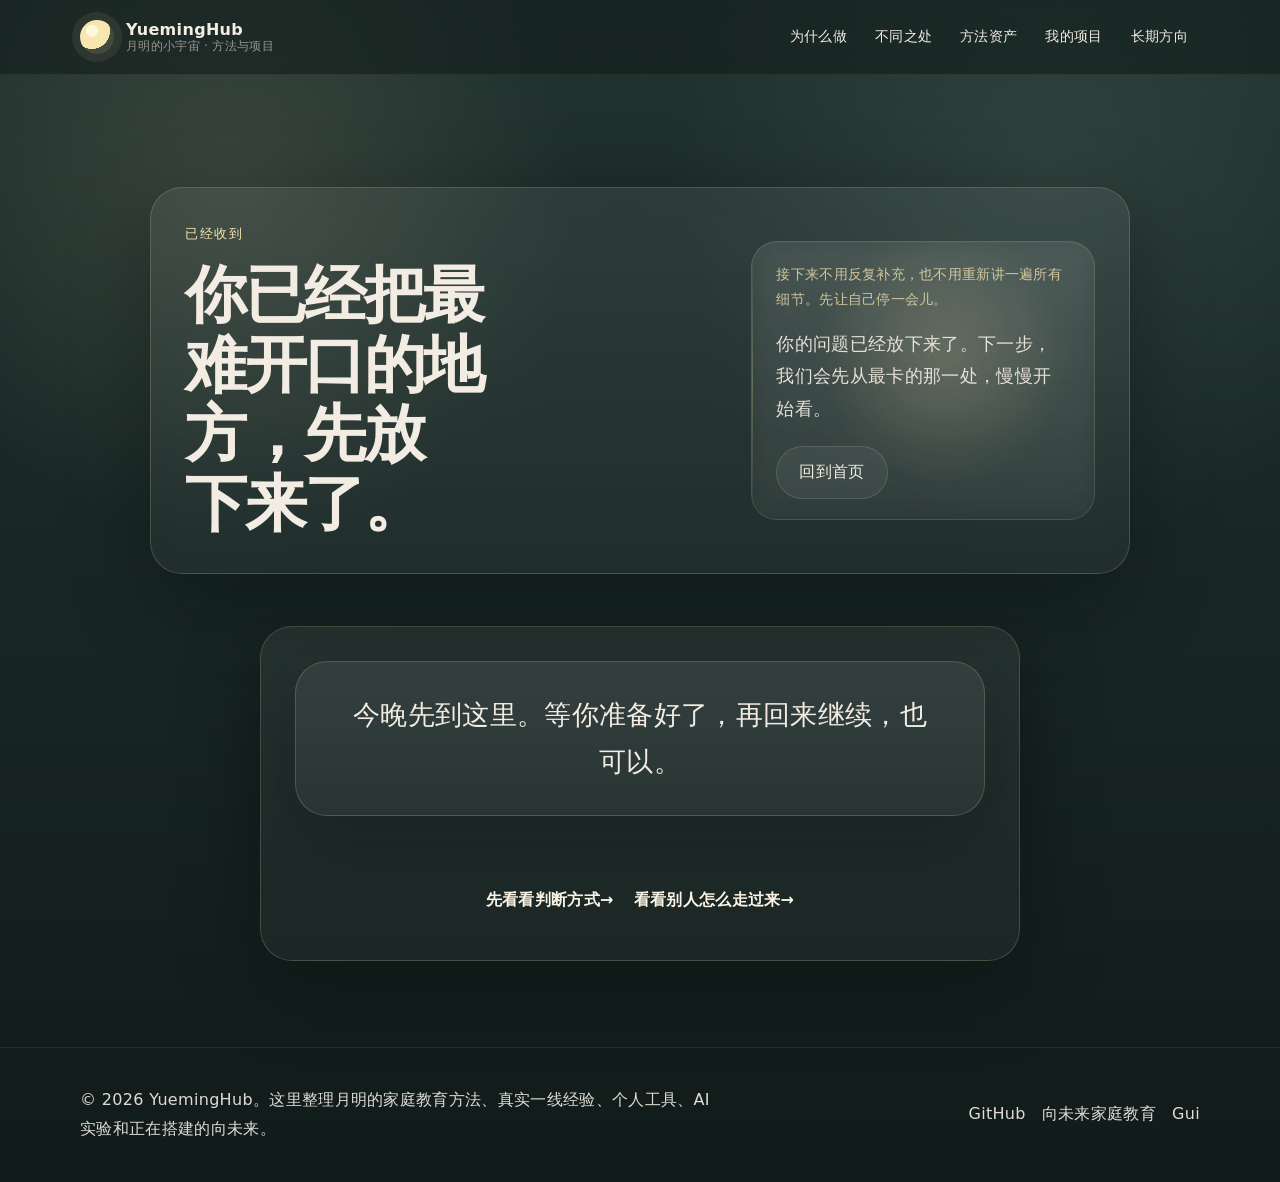
<file: thanks.html>
<!DOCTYPE html>
<html lang="zh-CN">
<head>
  <meta charset="UTF-8" />
  <meta name="viewport" content="width=device-width, initial-scale=1.0" />
  <meta name="theme-color" content="#07130f" />
  <link rel="canonical" href="https://yueminghub.github.io/thanks.html" />
  <meta property="og:type" content="website" />
  <meta property="og:site_name" content="Yueming Hub" />
  <meta property="og:title" content="已经收到｜月明 · 向未来家庭教育" />
  <meta property="og:description" content="你的问题已经放下来了。接下来先不用补全全部故事，先让自己停一会儿。" />
  <meta property="og:url" content="https://yueminghub.github.io/thanks.html" />
  <meta property="og:image" content="https://yueminghub.github.io/images/og-cover.png" />
  <meta name="twitter:card" content="summary_large_image" />
  <meta name="twitter:title" content="已经收到｜月明 · 向未来家庭教育" />
  <meta name="twitter:description" content="你的问题已经放下来了。接下来先不用补全全部故事，先让自己停一会儿。" />
  <meta name="twitter:image" content="https://yueminghub.github.io/images/og-cover.png" />
  <title>已经收到｜月明 · 向未来家庭教育</title>
  <meta name="description" content="你的问题已经放下来了。接下来先不用补全全部故事，先让自己停一会儿。" />
  <link rel="stylesheet" href="css/style.css" />
  <script defer src="js/site-shell.js"></script>
  <script defer src="js/site-ui.js"></script>
  <script defer src="js/main.js"></script>
</head>
<body class="calm-site inner-page thanks-page">
  <div data-site-header></div>
  <main id="main" class="page-main">
    <section class="page-hero">
      <div class="section-shell narrow hero-split hero-split--soft">
        <div class="hero-split__main">
          <p class="eyebrow">已经收到</p>
          <h1>你已经把最难开口的地方，先放下来了。</h1>
        </div>
        <div class="hero-split__aside">
          <p class="hero-note">接下来不用反复补充，也不用重新讲一遍所有细节。先让自己停一会儿。</p>
          <p class="page-lead">你的问题已经放下来了。下一步，我们会先从最卡的那一处，慢慢开始看。</p>
          <a class="soft-button secondary" href="index.html">回到首页</a>
        </div>
      </div>
    </section>

    <section class="quiet-content thanks-followup">
      <div class="section-shell text-flow center-text">
        <div class="soft-note wide">
          <p>今晚先到这里。等你准备好了，再回来继续，也可以。</p>
        </div>
        <div class="next-steps center">
          <a class="text-link" href="system.html">先看看判断方式</a>
          <a class="text-link" href="cases.html">看看别人怎么走过来</a>
        </div>
      </div>
    </section>
  </main>
  <div data-site-footer></div>
</body>
</html>
</file>
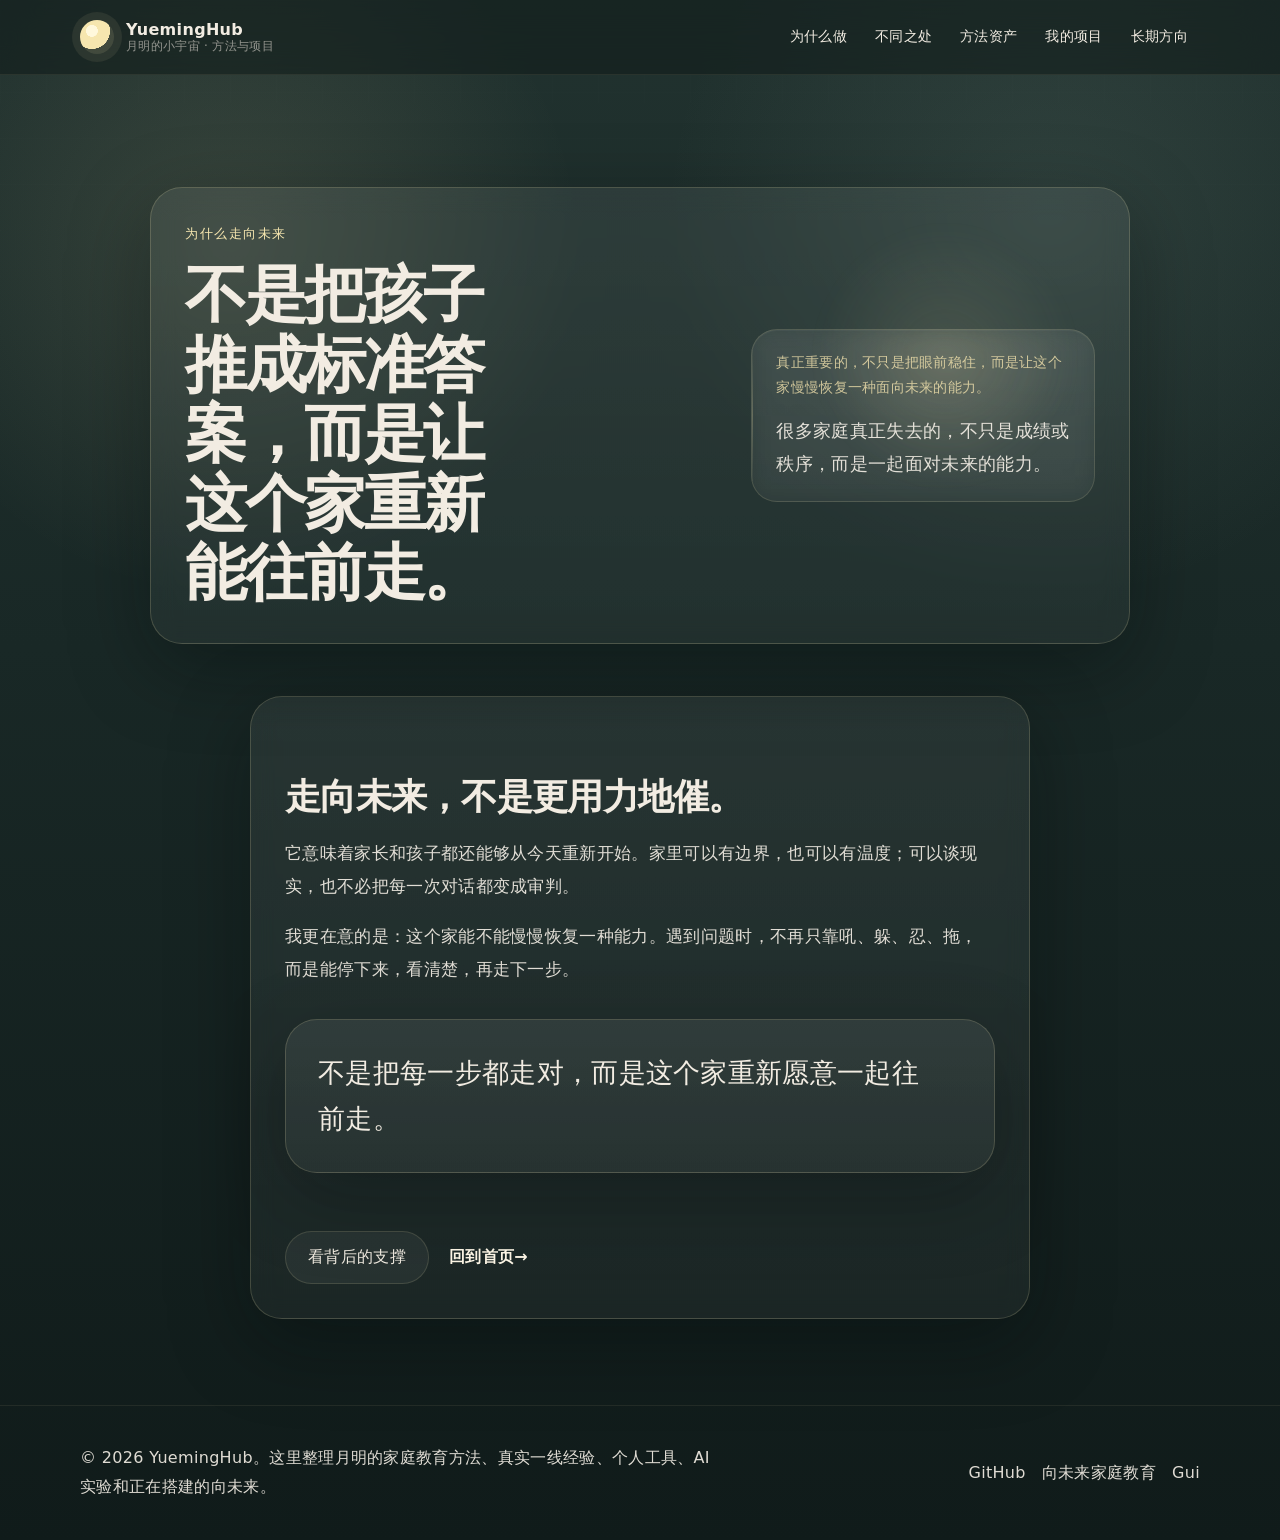
<file: value.html>
<!DOCTYPE html>
<html lang="zh-CN">
<head>
  <meta charset="UTF-8" />
  <meta name="viewport" content="width=device-width, initial-scale=1.0" />
  <meta name="theme-color" content="#07130f" />
  <link rel="canonical" href="https://yueminghub.github.io/value.html" />
  <meta property="og:type" content="website" />
  <meta property="og:site_name" content="Yueming Hub" />
  <meta property="og:title" content="为什么要走向未来｜月明 · 向未来家庭教育" />
  <meta property="og:description" content="家庭教育不是把孩子推成标准答案，而是让一个家重新拥有面向未来的能力。" />
  <meta property="og:url" content="https://yueminghub.github.io/value.html" />
  <meta property="og:image" content="https://yueminghub.github.io/images/og-cover.png" />
  <meta name="twitter:card" content="summary_large_image" />
  <meta name="twitter:title" content="为什么要走向未来｜月明 · 向未来家庭教育" />
  <meta name="twitter:description" content="家庭教育不是把孩子推成标准答案，而是让一个家重新拥有面向未来的能力。" />
  <meta name="twitter:image" content="https://yueminghub.github.io/images/og-cover.png" />
  <title>为什么要走向未来｜月明 · 向未来家庭教育</title>
  <meta name="description" content="家庭教育不是把孩子推成标准答案，而是让一个家重新拥有面向未来的能力。" />
  <link rel="stylesheet" href="css/style.css" />
  <script defer src="js/site-shell.js"></script>
  <script defer src="js/site-ui.js"></script>
  <script defer src="js/main.js"></script>
</head>
<body class="calm-site inner-page value-page">
  <div data-site-header></div>
  <main id="main" class="page-main">
    <section class="page-hero">
      <div class="section-shell narrow hero-split">
        <div class="hero-split__main">
          <p class="eyebrow">为什么走向未来</p>
          <h1>不是把孩子推成标准答案，而是让这个家重新能往前走。</h1>
        </div>
        <div class="hero-split__aside">
          <p class="hero-note">真正重要的，不只是把眼前稳住，而是让这个家慢慢恢复一种面向未来的能力。</p>
          <p class="page-lead">很多家庭真正失去的，不只是成绩或秩序，而是一起面对未来的能力。</p>
        </div>
      </div>
    </section>

    <section class="quiet-content">
      <div class="section-shell text-flow">
        <h2>走向未来，不是更用力地催。</h2>
        <p>它意味着家长和孩子都还能够从今天重新开始。家里可以有边界，也可以有温度；可以谈现实，也不必把每一次对话都变成审判。</p>
        <p>我更在意的是：这个家能不能慢慢恢复一种能力。遇到问题时，不再只靠吼、躲、忍、拖，而是能停下来，看清楚，再走下一步。</p>
        <div class="soft-note">
          <p>不是把每一步都走对，而是这个家重新愿意一起往前走。</p>
        </div>
        <div class="next-steps">
          <a class="soft-button secondary" href="engine.html">看背后的支撑</a>
          <a class="text-link" href="index.html">回到首页</a>
        </div>
      </div>
    </section>
  </main>
  <div data-site-footer></div>
</body>
</html>
</file>
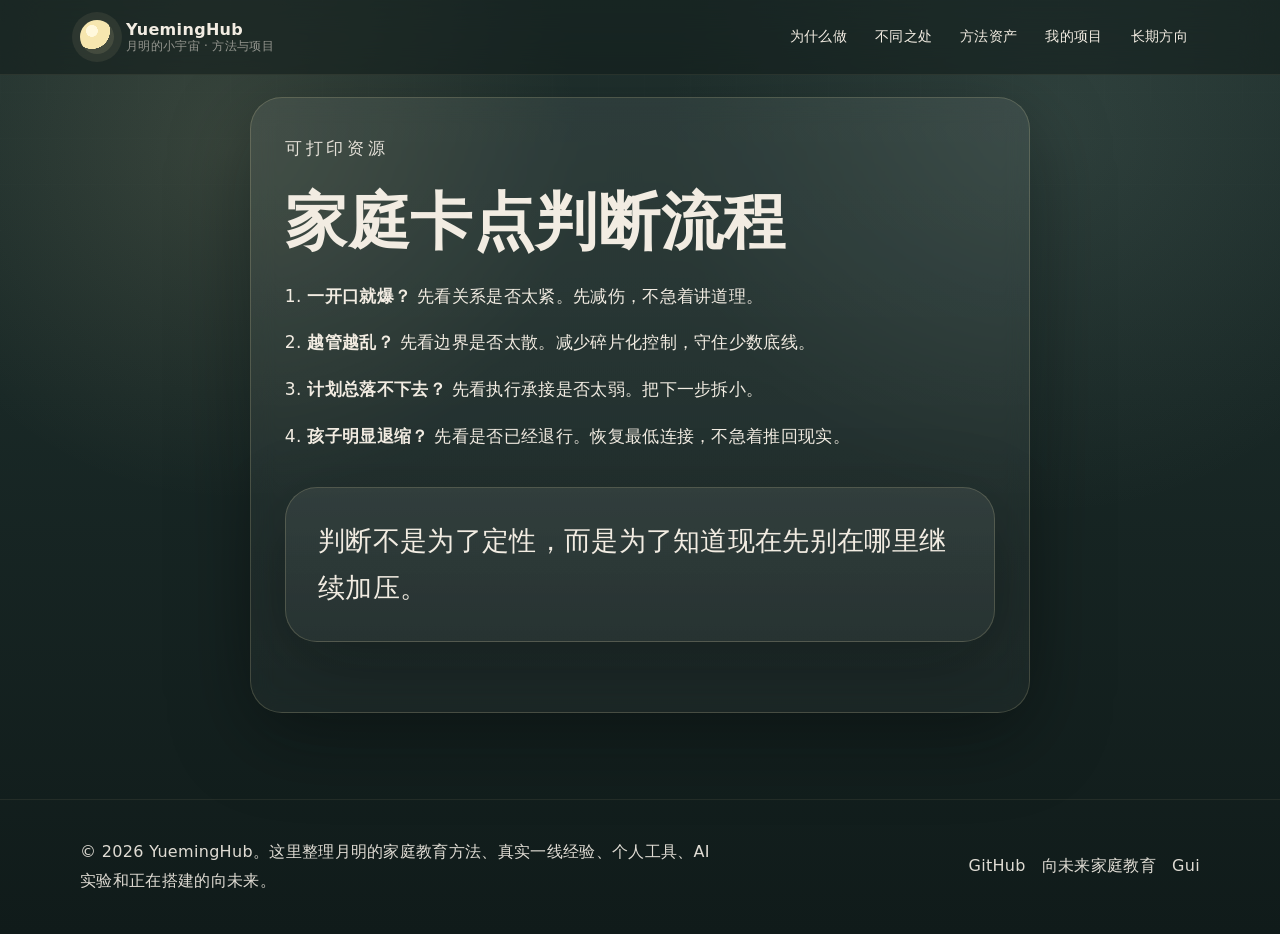
<file: resources/judge-flowchart.html>
<!DOCTYPE html>
<html lang="zh-CN">
<head>
  <meta charset="UTF-8" />
  <meta name="viewport" content="width=device-width, initial-scale=1.0" />
  <meta name="theme-color" content="#07130f" />
  <link rel="canonical" href="https://yueminghub.github.io/resources/judge-flowchart.html" />
  <meta property="og:type" content="website" />
  <meta property="og:site_name" content="Yueming Hub" />
  <meta property="og:title" content="家庭卡点判断流程｜月明 · 向未来家庭教育" />
  <meta property="og:description" content="把一个家的混乱现场，先分成关系、边界、执行与退行四层来看清。" />
  <meta property="og:url" content="https://yueminghub.github.io/resources/judge-flowchart.html" />
  <meta property="og:image" content="https://yueminghub.github.io/images/og-cover.png" />
  <meta name="twitter:card" content="summary_large_image" />
  <meta name="twitter:title" content="家庭卡点判断流程｜月明 · 向未来家庭教育" />
  <meta name="twitter:description" content="把一个家的混乱现场，先分成关系、边界、执行与退行四层来看清。" />
  <meta name="twitter:image" content="https://yueminghub.github.io/images/og-cover.png" />
  <title>家庭卡点判断流程｜月明 · 向未来家庭教育</title>
  <meta name="description" content="把一个家的混乱现场，先分成关系、边界、执行与退行四层来看清。" />
  <link rel="stylesheet" href="../css/style.css" />
  <script defer src="../js/site-shell.js"></script>
  <script defer src="../js/site-ui.js"></script>
  <script defer src="../js/main.js"></script>
</head>
<body class="calm-site inner-page print-page">
  <div data-site-header></div>
  <main id="main" class="page-main">
    <section class="quiet-content">
      <div class="section-shell text-flow">
        <p class="eyebrow">可打印资源</p>
        <h1>家庭卡点判断流程</h1>
        <ol class="print-list">
          <li><strong>一开口就爆？</strong> 先看关系是否太紧。先减伤，不急着讲道理。</li>
          <li><strong>越管越乱？</strong> 先看边界是否太散。减少碎片化控制，守住少数底线。</li>
          <li><strong>计划总落不下去？</strong> 先看执行承接是否太弱。把下一步拆小。</li>
          <li><strong>孩子明显退缩？</strong> 先看是否已经退行。恢复最低连接，不急着推回现实。</li>
        </ol>
        <div class="soft-note">
          <p>判断不是为了定性，而是为了知道现在先别在哪里继续加压。</p>
        </div>
      </div>
    </section>
  </main>
  <div data-site-footer></div>
</body>
</html>
</file>
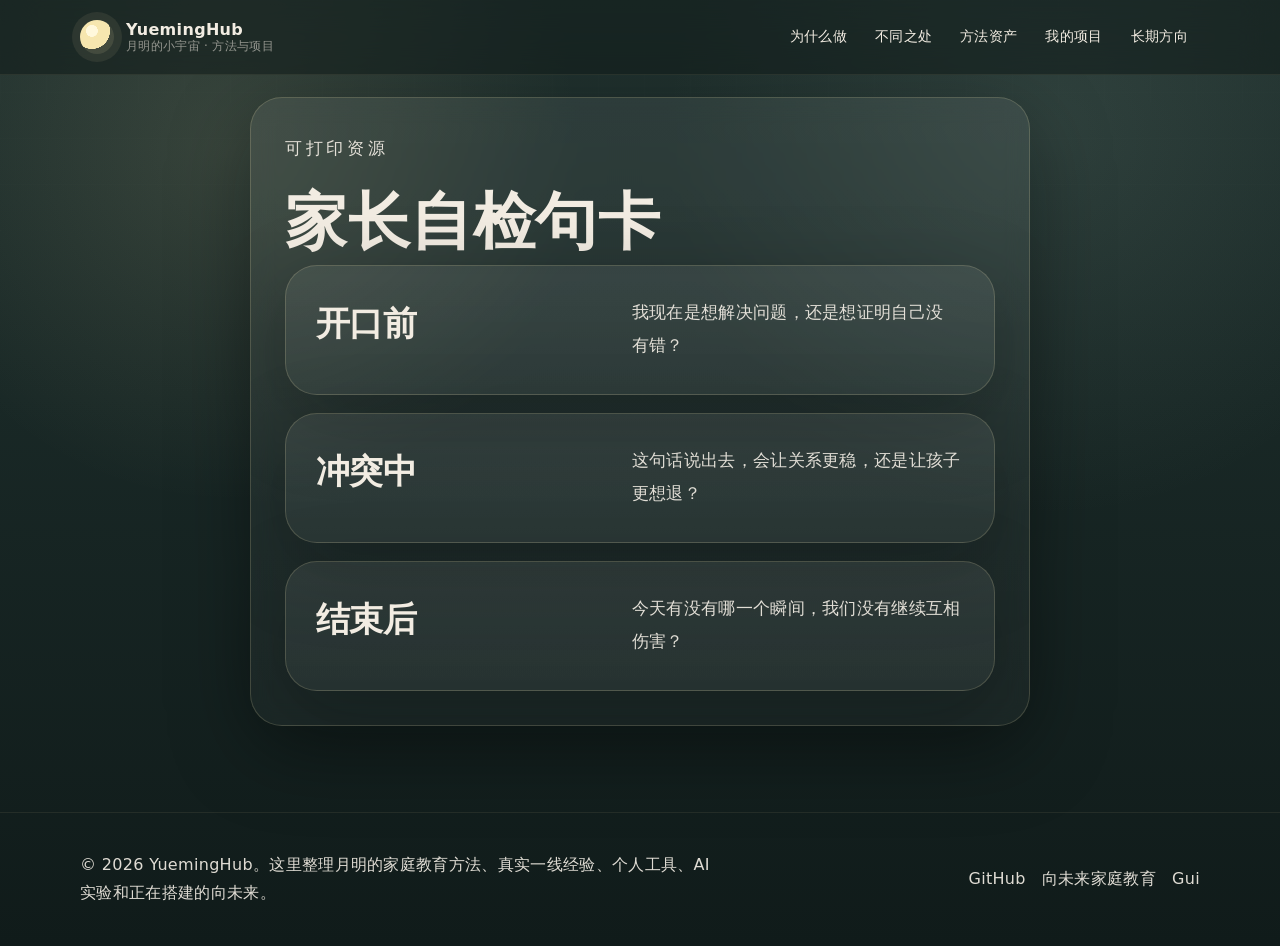
<file: resources/parent-checklist.html>
<!DOCTYPE html>
<html lang="zh-CN">
<head>
  <meta charset="UTF-8" />
  <meta name="viewport" content="width=device-width, initial-scale=1.0" />
  <meta name="theme-color" content="#07130f" />
  <link rel="canonical" href="https://yueminghub.github.io/resources/parent-checklist.html" />
  <meta property="og:type" content="website" />
  <meta property="og:site_name" content="Yueming Hub" />
  <meta property="og:title" content="家长自检句卡｜月明 · 向未来家庭教育" />
  <meta property="og:description" content="一份适合保存或打印的家长自检句卡，帮助你在靠近孩子之前，先听见自己。" />
  <meta property="og:url" content="https://yueminghub.github.io/resources/parent-checklist.html" />
  <meta property="og:image" content="https://yueminghub.github.io/images/og-cover.png" />
  <meta name="twitter:card" content="summary_large_image" />
  <meta name="twitter:title" content="家长自检句卡｜月明 · 向未来家庭教育" />
  <meta name="twitter:description" content="一份适合保存或打印的家长自检句卡，帮助你在靠近孩子之前，先听见自己。" />
  <meta name="twitter:image" content="https://yueminghub.github.io/images/og-cover.png" />
  <title>家长自检句卡｜月明 · 向未来家庭教育</title>
  <meta name="description" content="一份适合保存或打印的家长自检句卡，帮助你在靠近孩子之前，先听见自己。" />
  <link rel="stylesheet" href="../css/style.css" />
  <script defer src="../js/site-shell.js"></script>
  <script defer src="../js/site-ui.js"></script>
  <script defer src="../js/main.js"></script>
</head>
<body class="calm-site inner-page print-page">
  <div data-site-header></div>
  <main id="main" class="page-main">
    <section class="quiet-content">
      <div class="section-shell text-flow">
        <p class="eyebrow">可打印资源</p>
        <h1>家长自检句卡</h1>
        <div class="case-list">
          <article class="case-card">
            <h2>开口前</h2>
            <p>我现在是想解决问题，还是想证明自己没有错？</p>
          </article>
          <article class="case-card">
            <h2>冲突中</h2>
            <p>这句话说出去，会让关系更稳，还是让孩子更想退？</p>
          </article>
          <article class="case-card">
            <h2>结束后</h2>
            <p>今天有没有哪一个瞬间，我们没有继续互相伤害？</p>
          </article>
        </div>
      </div>
    </section>
  </main>
  <div data-site-footer></div>
</body>
</html>
</file>
<file: css/style.css>
:root {
  --paper: #F3EEE6;
  --paper-soft: #FBF8F1;
  --moon: #F6E6AF;
  --moon-deep: #DDBE7E;
  --sage: #94ACA0;
  --sage-light: #DCE7DD;
  --deep: #213B35;
  --ink: #2E3935;
  --muted: #718078;
  --line: rgba(33, 59, 53, 0.12);
  --warm: #C7A47A;
  --white: rgba(255, 255, 255, 0.72);
  --shadow: 0 26px 80px rgba(33, 59, 53, 0.10);
  --home-bg: #192826;
  --home-bg-soft: #243734;
  --home-bg-deep: #101b1a;
  --home-ink: #F2ECE2;
  --home-ink-soft: rgba(246, 241, 232, 0.9);
  --home-line: rgba(246, 230, 175, 0.16);
  --home-card: rgba(255, 255, 255, 0.05);
  --home-card-strong: rgba(255, 255, 255, 0.08);
  --home-shadow: 0 24px 80px rgba(3, 8, 8, 0.34);
  --radius-xl: 32px;
  --radius-md: 18px;
  --max: 1120px;
  --font-serif: "LXGW WenKai", "Noto Serif SC", "Source Han Serif SC", "Songti SC", "Microsoft YaHei", serif;
  --font-sans: "Noto Sans SC", "PingFang SC", "Microsoft YaHei", system-ui, -apple-system, sans-serif;
}

* {
  box-sizing: border-box;
}

html {
  scroll-behavior: smooth;
}

body {
  margin: 0;
  min-height: 100vh;
  background:
    radial-gradient(circle at top left, rgba(255, 248, 217, 0.52), transparent 34rem),
    radial-gradient(circle at right 18rem, rgba(220, 231, 221, 0.54), transparent 30rem),
    var(--paper);
  color: var(--ink);
  font-family: var(--font-sans);
  line-height: 1.8;
  letter-spacing: 0.02em;
}

body.calm-site {
  background:
    radial-gradient(circle at 18% 16%, rgba(246, 230, 175, 0.12), transparent 22rem),
    radial-gradient(circle at 82% 14%, rgba(148, 172, 160, 0.14), transparent 24rem),
    linear-gradient(180deg, #21322f 0%, var(--home-bg) 42%, var(--home-bg-deep) 100%);
  color: var(--home-ink);
}

body::before {
  content: "";
  position: fixed;
  inset: 0;
  pointer-events: none;
  background-image:
    linear-gradient(rgba(33, 59, 53, 0.018) 1px, transparent 1px),
    linear-gradient(90deg, rgba(33, 59, 53, 0.014) 1px, transparent 1px);
  background-size: 46px 46px;
  mask-image: linear-gradient(to bottom, rgba(0,0,0,0.32), transparent 70%);
  z-index: -1;
}

body.calm-site::before {
  background-image:
    linear-gradient(rgba(255, 255, 255, 0.02) 1px, transparent 1px),
    linear-gradient(90deg, rgba(255, 255, 255, 0.016) 1px, transparent 1px);
  mask-image: linear-gradient(to bottom, rgba(0,0,0,0.44), transparent 78%);
}

a {
  color: inherit;
  text-decoration: none;
}

button,
input,
textarea,
select {
  font: inherit;
}

button {
  cursor: pointer;
}

.skip-link {
  position: absolute;
  left: 16px;
  top: -60px;
  z-index: 100;
  padding: 10px 14px;
  border-radius: 999px;
  background: var(--deep);
  color: var(--paper-soft);
  transition: top 180ms ease;
}

.skip-link:focus {
  top: 16px;
}

.site-header {
  position: sticky;
  top: 0;
  z-index: 20;
  backdrop-filter: blur(18px);
  background: rgba(247, 243, 234, 0.78);
  border-bottom: 1px solid var(--line);
}

body.calm-home {
  background:
    radial-gradient(circle at 18% 20%, rgba(246, 230, 175, 0.14), transparent 20rem),
    radial-gradient(circle at 82% 16%, rgba(148, 172, 160, 0.13), transparent 22rem),
    radial-gradient(circle at 50% 72%, rgba(199, 164, 122, 0.12), transparent 22rem),
    linear-gradient(180deg, #20312e 0%, var(--home-bg) 42%, var(--home-bg-deep) 100%);
}

body.calm-site .site-header {
  background: rgba(16, 27, 26, 0.56);
  border-bottom-color: rgba(246, 230, 175, 0.08);
}

body.calm-site .brand,
body.calm-site .brand-text strong,
body.calm-site .site-nav a,
body.calm-site .nav-toggle {
  color: var(--home-ink);
}

body.calm-site .brand-text span {
  color: rgba(242, 236, 226, 0.56);
}

body.calm-site .brand-mark {
  background:
    radial-gradient(circle at 35% 32%, #fff8dc 0 18%, var(--moon) 19% 56%, rgba(246, 230, 175, 0.18) 57% 100%);
  box-shadow: 0 0 0 8px rgba(246, 230, 175, 0.08);
}

body.calm-site .site-nav a:hover,
body.calm-site .site-nav a:focus-visible,
body.calm-site .site-nav a.is-active {
  background: rgba(255, 255, 255, 0.08);
  color: #fff9f0;
}

body.calm-site .nav-toggle {
  border-color: rgba(255, 255, 255, 0.1);
  background: rgba(255, 255, 255, 0.04);
}

.site-header-inner,
.site-footer-inner,
.section-shell {
  width: min(calc(100% - 40px), var(--max));
  margin: 0 auto;
}

.site-header-inner {
  min-height: 74px;
  display: flex;
  align-items: center;
  justify-content: space-between;
  gap: 24px;
}

.brand {
  display: inline-flex;
  align-items: center;
  gap: 12px;
  color: var(--deep);
  min-width: 0;
}

.brand-mark {
  width: 34px;
  height: 34px;
  border-radius: 999px;
  background:
    radial-gradient(circle at 35% 32%, #fffef0 0 22%, var(--moon) 23% 60%, rgba(245,233,184,0.3) 61% 100%);
  box-shadow: 0 0 0 8px rgba(255,248,217,0.32);
}

.brand-text {
  display: flex;
  flex-direction: column;
  line-height: 1.2;
}

.brand-text strong {
  font-size: 16px;
  font-weight: 700;
  white-space: nowrap;
}

.brand-text span {
  font-size: 12px;
  color: var(--muted);
}

.site-nav {
  display: flex;
  align-items: center;
  gap: 4px;
}

.site-nav a {
  display: inline-flex;
  align-items: center;
  min-height: 40px;
  padding: 6px 12px;
  border-radius: 999px;
  color: rgba(33, 59, 53, 0.74);
  font-size: 14px;
  transition: background 180ms ease, color 180ms ease;
}

.site-nav a:hover,
.site-nav a:focus-visible,
.site-nav a.is-active {
  color: var(--deep);
  background: rgba(220, 231, 221, 0.72);
  outline: none;
}

.nav-toggle {
  display: none;
  align-items: center;
  justify-content: center;
  width: 42px;
  height: 42px;
  border: 1px solid var(--line);
  border-radius: 999px;
  background: var(--white);
  color: var(--deep);
}

.nav-toggle span,
.nav-toggle span::before,
.nav-toggle span::after {
  content: "";
  display: block;
  width: 18px;
  height: 1.5px;
  border-radius: 999px;
  background: currentColor;
  position: relative;
}

.nav-toggle span::before {
  position: absolute;
  top: -6px;
}

.nav-toggle span::after {
  position: absolute;
  top: 6px;
}

.home-main {
  overflow: hidden;
}

.home-hero {
  position: relative;
  min-height: calc(100vh - 74px);
  display: grid;
  align-items: center;
  padding: 92px 20px 76px;
  text-align: left;
}

.home-hero::before {
  content: "";
  position: absolute;
  inset: 0;
  pointer-events: none;
  background:
    linear-gradient(90deg, rgba(16, 27, 26, 0.52) 0%, rgba(16, 27, 26, 0.32) 34%, rgba(16, 27, 26, 0.08) 58%, transparent 76%),
    radial-gradient(circle at 68% 42%, rgba(246, 230, 175, 0.04), transparent 22rem);
  z-index: 0;
}

.quiet-orbit {
  position: absolute;
  top: 42%;
  left: 72%;
  width: min(32vw, 360px);
  aspect-ratio: 1;
  transform: translate(-50%, -50%);
  pointer-events: none;
  opacity: 0.6;
  z-index: 0;
}

.moon-core {
  position: absolute;
  inset: 31%;
  border-radius: 999px;
  background: radial-gradient(circle at 38% 34%, #fff8dc, var(--moon) 58%, rgba(221, 190, 126, 0.92));
  box-shadow:
    0 0 55px rgba(246, 230, 175, 0.42),
    0 0 120px rgba(215, 185, 140, 0.12);
  animation: moon-breathe 6.4s ease-in-out infinite;
}

.moon-ring {
  position: absolute;
  border: 1px solid rgba(143, 175, 154, 0.26);
  border-radius: 999px;
  animation: ring-breathe 6.4s ease-in-out infinite;
}

.moon-ring-one {
  inset: 20%;
}

.moon-ring-two {
  inset: 7%;
  animation-delay: 1.2s;
  border-color: rgba(215, 185, 140, 0.23);
}

.moon-dust {
  position: absolute;
  width: 8px;
  height: 8px;
  border-radius: 999px;
  background: rgba(143, 175, 154, 0.42);
  animation: dust-float 8s ease-in-out infinite;
}

.dust-one { left: 18%; top: 28%; }
.dust-two { right: 16%; top: 42%; animation-delay: 1.7s; }
.dust-three { left: 47%; bottom: 13%; animation-delay: 3s; }

.hero-copy {
  position: relative;
  z-index: 1;
  width: min(600px, 100%);
  margin-right: auto;
  padding: 44px 32px;
  border-radius: var(--radius-xl);
}

body.calm-home .hero-copy {
  padding: 52px 36px;
  background:
    linear-gradient(180deg, rgba(21, 34, 32, 0.62), rgba(21, 34, 32, 0.32)),
    linear-gradient(180deg, rgba(255, 255, 255, 0.045), rgba(255, 255, 255, 0.02));
  border: 1px solid rgba(246, 230, 175, 0.14);
  box-shadow:
    0 30px 90px rgba(3, 8, 8, 0.38),
    inset 0 1px 0 rgba(255, 255, 255, 0.04);
  backdrop-filter: blur(16px);
}

.eyebrow {
  margin: 0 0 16px;
  color: var(--sage);
  font-size: 13px;
  letter-spacing: 0.22em;
  text-transform: uppercase;
}

h1,
h2,
h3 {
  margin: 0;
  color: var(--deep);
  font-family: var(--font-serif);
  line-height: 1.35;
  font-weight: 600;
}

h1 {
  font-size: clamp(38px, 7vw, 72px);
  letter-spacing: 0.01em;
}

body.calm-site h1,
body.calm-site h2,
body.calm-site h3,
body.calm-site .section-shell h2,
body.calm-site .closing-breath p,
body.calm-site .path-card a,
body.calm-site .text-link,
body.calm-site .contact-form label,
body.calm-site .feeling-response p:first-child {
  color: var(--home-ink);
}

body.calm-site .eyebrow,
body.calm-site .path-number,
body.calm-site .layer-card span,
body.calm-site .case-tag {
  color: var(--moon);
}

.hero-poem {
  margin: 28px auto 0;
  max-width: 23rem;
  font-family: var(--font-serif);
  font-size: clamp(18px, 2.6vw, 24px);
  line-height: 2.05;
}

.hero-poem.muted {
  margin-top: 22px;
  color: rgba(46, 57, 53, 0.76);
  font-size: clamp(16px, 2vw, 20px);
}

body.calm-site .hero-poem,
body.calm-site .hero-poem.muted,
body.calm-site .section-lead,
body.calm-site .page-lead,
body.calm-site .path-card p,
body.calm-site .layer-card p,
body.calm-site .case-card p,
body.calm-site .contact-aside p,
body.calm-site .text-flow p,
body.calm-site .quiet-content p,
body.calm-site .feeling-response p + p,
body.calm-site .footer-links a,
body.calm-site .site-footer {
  color: var(--home-ink-soft);
}

body.calm-home .hero-poem,
body.calm-home .hero-poem.muted {
  text-shadow: 0 2px 20px rgba(16, 27, 26, 0.62);
}

.soft-button {
  display: inline-flex;
  align-items: center;
  justify-content: center;
  gap: 8px;
  min-height: 48px;
  padding: 11px 22px;
  border-radius: 999px;
  border: 1px solid rgba(33, 59, 53, 0.14);
  transition:
    transform 180ms ease,
    background 180ms ease,
    box-shadow 180ms ease,
    border-color 180ms ease;
}

.soft-button:hover,
.soft-button:focus-visible {
  transform: translateY(-2px);
  outline: none;
}

.soft-button:active {
  transform: translateY(0) scale(0.985);
}

.soft-button.primary {
  margin-top: 34px;
  background: var(--deep);
  color: var(--paper-soft);
  box-shadow: 0 18px 46px rgba(33, 59, 53, 0.18);
}

.soft-button.primary:hover,
.soft-button.primary:focus-visible {
  background: #1a312c;
}

body.calm-site .soft-button.primary {
  background: #f1e3b7;
  color: #22302d;
  box-shadow: 0 18px 46px rgba(3, 8, 8, 0.28);
}

body.calm-site .soft-button.primary:hover,
body.calm-site .soft-button.primary:focus-visible {
  background: #f7e9be;
}

.soft-button.secondary {
  background: rgba(255, 255, 255, 0.54);
  color: var(--deep);
  box-shadow: 0 14px 38px rgba(33, 59, 53, 0.08);
}

.soft-button.secondary:hover,
.soft-button.secondary:focus-visible {
  background: rgba(255, 248, 217, 0.72);
  border-color: rgba(143, 175, 154, 0.45);
}

body.calm-site .soft-button.secondary {
  background: rgba(255, 255, 255, 0.05);
  border-color: rgba(246, 230, 175, 0.14);
  color: var(--home-ink);
  box-shadow: none;
}

body.calm-site .soft-button.secondary:hover,
body.calm-site .soft-button.secondary:focus-visible {
  background: rgba(255, 255, 255, 0.09);
  border-color: rgba(246, 230, 175, 0.26);
}

.scroll-cue {
  position: absolute;
  bottom: 24px;
  left: 50%;
  display: inline-flex;
  width: 32px;
  height: 46px;
  transform: translateX(-50%);
  border: 1px solid rgba(33, 59, 53, 0.14);
  border-radius: 999px;
  justify-content: center;
  align-items: flex-start;
  padding-top: 9px;
  opacity: 0.66;
}

body.calm-home .scroll-cue {
  border-color: rgba(246, 230, 175, 0.16);
}

.scroll-cue span {
  width: 5px;
  height: 5px;
  border-radius: 999px;
  background: var(--sage);
  animation: cue 2s ease-in-out infinite;
}

.quiet-check,
.path-section,
.closing-breath,
.quiet-content {
  padding: 86px 0;
}

.quiet-check {
  opacity: 0;
  transform: translateY(26px);
  pointer-events: none;
  transition: opacity 700ms ease, transform 700ms ease;
}

body.is-awake .quiet-check,
body:not(.calm-home) .quiet-check {
  opacity: 1;
  transform: translateY(0);
  pointer-events: auto;
}

.section-shell.narrow {
  max-width: 760px;
}

.section-shell h2 {
  font-size: clamp(28px, 4vw, 46px);
}

.section-lead,
.page-lead {
  margin: 18px 0 0;
  color: rgba(46, 57, 53, 0.72);
  font-size: clamp(16px, 2vw, 19px);
}

.feeling-list {
  margin: 34px auto 0;
  display: flex;
  flex-wrap: wrap;
  gap: 14px;
  justify-content: center;
}

.feeling-pill {
  border: 1px solid rgba(33, 59, 53, 0.12);
  border-radius: 999px;
  background: rgba(255, 255, 255, 0.50);
  color: var(--deep);
  min-height: 48px;
  padding: 10px 18px;
  transition: transform 180ms ease, background 180ms ease, border-color 180ms ease;
}

body.calm-site .feeling-pill {
  border-color: rgba(246, 230, 175, 0.12);
  background: rgba(255, 255, 255, 0.05);
  color: var(--home-ink);
}

.feeling-pill:hover,
.feeling-pill:focus-visible,
.feeling-pill.is-selected {
  outline: none;
  transform: translateY(-2px);
  background: rgba(220, 231, 221, 0.76);
  border-color: rgba(143, 175, 154, 0.55);
}

body.calm-site .feeling-pill:hover,
body.calm-site .feeling-pill:focus-visible,
body.calm-site .feeling-pill.is-selected {
  background: rgba(255, 255, 255, 0.1);
  border-color: rgba(246, 230, 175, 0.24);
}

.feeling-response {
  margin: 32px auto 0;
  padding: 28px;
  border: 1px solid var(--line);
  border-radius: var(--radius-xl);
  background: rgba(255, 255, 255, 0.48);
  box-shadow: var(--shadow);
  text-align: center;
}

body.calm-site .feeling-response,
body.calm-site .path-card,
body.calm-site .layer-card,
body.calm-site .case-card,
body.calm-site .contact-form,
body.calm-site .contact-aside,
body.calm-site .soft-note {
  border-color: var(--home-line);
  background: linear-gradient(180deg, rgba(255, 255, 255, 0.055), rgba(255, 255, 255, 0.03));
  box-shadow: var(--home-shadow);
}

.feeling-response p {
  margin: 0;
}

.feeling-response p:first-child {
  color: var(--deep);
  font-family: var(--font-serif);
  font-size: 22px;
}

.feeling-response p + p {
  margin-top: 6px;
  color: var(--muted);
}

.feeling-response .soft-button {
  margin-top: 20px;
}

.path-grid {
  display: grid;
  grid-template-columns: repeat(4, 1fr);
  gap: 18px;
  margin-top: 38px;
}

.path-card,
.layer-card,
.case-card,
.contact-form,
.contact-aside,
.soft-note {
  border: 1px solid var(--line);
  border-radius: var(--radius-xl);
  background: rgba(255, 255, 255, 0.48);
  box-shadow: var(--shadow);
}

.path-card {
  min-height: 286px;
  padding: 28px;
  display: flex;
  flex-direction: column;
  transition: transform 180ms ease, background 180ms ease;
}

.path-card:hover {
  transform: translateY(-6px);
  background: rgba(255, 255, 255, 0.62);
}

body.calm-site .path-card:hover,
body.calm-site .layer-card:hover,
body.calm-site .case-card:hover {
  transform: translateY(-6px);
  background: linear-gradient(180deg, rgba(255, 255, 255, 0.08), rgba(255, 255, 255, 0.045));
}

.path-number {
  color: var(--warm);
  font-size: 14px;
  letter-spacing: 0.12em;
}

.path-card h3 {
  margin-top: 24px;
  font-size: 24px;
}

.path-card p {
  margin: 16px 0 26px;
  color: rgba(46, 57, 53, 0.72);
}

.path-card a {
  margin-top: auto;
  color: var(--deep);
  font-weight: 700;
}

.path-card a::after,
.text-link::after {
  content: " →";
}

.closing-breath {
  text-align: center;
}

.closing-breath p {
  margin: 0;
  font-family: var(--font-serif);
  color: rgba(33, 59, 53, 0.76);
  font-size: clamp(20px, 3vw, 32px);
  line-height: 2;
}

.page-main {
  min-height: 70vh;
}

.page-hero {
  padding: 112px 0 54px;
}

.text-flow {
  max-width: 780px;
}

.text-flow h1 {
  font-size: clamp(36px, 6vw, 62px);
}

.text-flow h2,
.quiet-content h2 {
  margin-top: 44px;
  font-size: clamp(24px, 3.2vw, 36px);
  line-height: 1.26;
  letter-spacing: -0.02em;
  text-wrap: balance;
}

.text-flow p,
.quiet-content p {
  color: rgba(46, 57, 53, 0.76);
  font-size: 17px;
  line-height: 1.95;
  text-wrap: pretty;
}

.soft-note {
  margin: 36px 0;
  padding: 30px 32px;
  background: rgba(255, 248, 217, 0.46);
}

body.calm-site .soft-note {
  background: linear-gradient(180deg, rgba(246, 230, 175, 0.08), rgba(255, 255, 255, 0.03));
}

.soft-note p {
  margin: 0;
  color: var(--deep);
  font-family: var(--font-serif);
  font-size: clamp(20px, 2.6vw, 27px);
  line-height: 1.72;
}

.soft-note.wide {
  max-width: 820px;
  margin-left: auto;
  margin-right: auto;
  text-align: center;
}

.next-steps {
  display: flex;
  align-items: center;
  gap: 20px;
  margin-top: 38px;
  padding-top: 20px;
  flex-wrap: wrap;
}

.next-steps.center {
  justify-content: center;
}

.text-link {
  color: var(--deep);
  font-weight: 700;
}

.layer-grid {
  display: grid;
  grid-template-columns: repeat(4, 1fr);
  gap: 18px;
}

.layer-grid.three {
  grid-template-columns: repeat(3, 1fr);
}

.layer-card {
  padding: 28px;
  min-height: 260px;
  display: grid;
  align-content: start;
  gap: 14px;
}

.layer-card span,
.case-tag {
  color: var(--sage);
  font-size: 13px;
  letter-spacing: 0.14em;
  display: inline-flex;
  align-items: center;
  width: fit-content;
  min-height: 30px;
  padding: 0 12px;
  border-radius: 999px;
  border: 1px solid rgba(148, 172, 160, 0.18);
  background: rgba(255, 255, 255, 0.03);
}

.layer-card h2 {
  margin: 2px 0 0;
  font-size: clamp(24px, 2.4vw, 29px);
  line-height: 1.28;
  letter-spacing: -0.02em;
  max-width: 11ch;
}

.layer-card p {
  margin: 0;
  max-width: 18em;
  line-height: 1.9;
}

.case-list {
  display: grid;
  gap: 18px;
}

.case-card {
  padding: 30px 30px 32px;
  display: grid;
  grid-template-columns: minmax(0, 1fr) minmax(0, 1.18fr);
  gap: 12px 34px;
  align-items: start;
}

.case-card h2 {
  margin: 6px 0 0;
  font-size: clamp(24px, 3vw, 34px);
  line-height: 1.28;
  letter-spacing: -0.02em;
  max-width: 12ch;
  grid-column: 1;
}

.case-card > p:last-child {
  grid-column: 2;
  margin: 0;
  max-width: 35rem;
  line-height: 1.94;
}

.case-tag {
  grid-column: 1 / -1;
}

.contact-shell {
  display: grid;
  grid-template-columns: minmax(0, 1.25fr) minmax(260px, 0.75fr);
  gap: 22px;
  align-items: start;
}

.contact-form,
.contact-aside {
  padding: 30px;
}

.contact-form {
  display: grid;
  gap: 20px;
}

.contact-form label {
  display: grid;
  gap: 10px;
  color: var(--deep);
  font-weight: 700;
}

.contact-form input,
.contact-form textarea,
.contact-form select {
  width: 100%;
  border: 1px solid rgba(33, 59, 53, 0.14);
  border-radius: 18px;
  background: rgba(255, 255, 255, 0.58);
  color: var(--ink);
  min-height: 56px;
  padding: 14px 16px;
  outline: none;
  transition: border-color 180ms ease, box-shadow 180ms ease, background 180ms ease;
}

.contact-form textarea {
  resize: vertical;
  min-height: 172px;
}

.contact-form input:focus,
.contact-form textarea:focus,
.contact-form select:focus {
  border-color: rgba(143, 175, 154, 0.82);
  background: rgba(255, 255, 255, 0.82);
  box-shadow: 0 0 0 4px rgba(143, 175, 154, 0.16);
}

body.calm-site.inner-page .page-hero .section-shell.narrow,
body.calm-site.inner-page .quiet-content .section-shell.text-flow,
body.calm-site.inner-page .quiet-content > .section-shell:not(.contact-shell) {
  padding: 34px;
  border: 1px solid var(--home-line);
  border-radius: var(--radius-xl);
  background: linear-gradient(180deg, rgba(255, 255, 255, 0.05), rgba(255, 255, 255, 0.028));
  box-shadow: var(--home-shadow);
  backdrop-filter: blur(12px);
}

body.calm-site.inner-page .page-hero {
  padding-bottom: 30px;
}

body.calm-site.inner-page .quiet-content {
  padding-top: 22px;
}

body.calm-site.inner-page .page-hero .section-shell.narrow {
  position: relative;
  max-width: 980px;
  overflow: hidden;
  isolation: isolate;
}

body.calm-site.inner-page .page-hero .section-shell.narrow::before {
  content: "";
  position: absolute;
  top: clamp(22px, 4vw, 38px);
  right: clamp(18px, 5vw, 54px);
  width: clamp(160px, 24vw, 260px);
  aspect-ratio: 1;
  border-radius: 50%;
  background:
    radial-gradient(circle, rgba(246, 230, 175, 0.11) 0%, rgba(246, 230, 175, 0.055) 34%, rgba(246, 230, 175, 0) 72%);
  filter: blur(8px);
  pointer-events: none;
  z-index: 0;
}

body.calm-site.inner-page .hero-split {
  display: grid;
  grid-template-columns: minmax(0, 1.38fr) minmax(300px, 0.92fr);
  gap: clamp(22px, 4vw, 54px);
  align-items: center;
  position: relative;
  z-index: 1;
}

body.calm-site.inner-page .hero-split__main,
body.calm-site.inner-page .hero-split__aside {
  min-width: 0;
}

body.calm-site.inner-page .hero-split__main {
  display: grid;
  align-content: start;
}

body.calm-site.inner-page .hero-split__aside {
  width: 100%;
  max-width: 24rem;
  margin-left: auto;
  padding: 20px 22px 20px 24px;
  border: 1px solid rgba(246, 230, 175, 0.14);
  border-radius: 26px;
  background:
    linear-gradient(180deg, rgba(255, 255, 255, 0.055), rgba(255, 255, 255, 0.028));
  box-shadow: inset 0 1px 0 rgba(255, 255, 255, 0.035);
  backdrop-filter: blur(12px);
  align-self: center;
  position: relative;
}

body.calm-site.inner-page .hero-split__aside::before {
  content: "";
  position: absolute;
  top: 20px;
  bottom: 20px;
  left: 0;
  width: 1px;
  background: linear-gradient(180deg, rgba(246, 230, 175, 0.04), rgba(246, 230, 175, 0.26), rgba(246, 230, 175, 0.05));
}

body.calm-site.inner-page .page-hero .eyebrow {
  margin-bottom: 16px;
  letter-spacing: 0.12em;
  text-transform: none;
}

body.calm-site.inner-page .page-hero h1 {
  max-width: 11.2ch;
  margin: 0;
  font-size: clamp(38px, 5vw, 62px);
  line-height: 1.12;
  letter-spacing: -0.04em;
  text-wrap: balance;
}

body.calm-site.inner-page .hero-note {
  margin: 0;
  color: rgba(246, 230, 175, 0.78);
  font-size: 13.5px;
  line-height: 1.82;
  letter-spacing: 0.02em;
}

body.calm-site.inner-page .page-lead {
  max-width: 22rem;
  margin-top: 16px;
  font-size: clamp(16.5px, 1.85vw, 18px);
  line-height: 1.82;
  text-wrap: pretty;
}

body.calm-site.inner-page .hero-split--soft .hero-split__aside .soft-button {
  margin-top: 20px;
}

body.thanks-page .page-main {
  min-height: auto;
}

body.thanks-page .thanks-followup {
  padding-top: 0;
}

body.thanks-page .thanks-followup .section-shell {
  max-width: 760px;
}

body.thanks-page .thanks-followup .soft-note {
  margin-top: 0;
  margin-bottom: 0;
}

body.value-page .text-flow .soft-note {
  margin-top: 32px;
  margin-bottom: 0;
}

body.calm-site.inner-page .contact-shell {
  padding: 0;
  border: 0;
  background: none;
  box-shadow: none;
  backdrop-filter: none;
}

body.calm-site.inner-page .contact-form input,
body.calm-site.inner-page .contact-form textarea,
body.calm-site.inner-page .contact-form select {
  border-color: rgba(246, 230, 175, 0.14);
  background: rgba(255, 255, 255, 0.045);
  color: var(--home-ink);
}

body.calm-site.inner-page .contact-form input::placeholder,
body.calm-site.inner-page .contact-form textarea::placeholder {
  color: rgba(242, 236, 226, 0.46);
}

body.calm-site.inner-page .contact-form input:focus,
body.calm-site.inner-page .contact-form textarea:focus,
body.calm-site.inner-page .contact-form select:focus {
  background: rgba(255, 255, 255, 0.08);
  border-color: rgba(246, 230, 175, 0.28);
  box-shadow: 0 0 0 4px rgba(246, 230, 175, 0.08);
}

.contact-aside h2 {
  font-size: 32px;
}

.center-text {
  text-align: center;
}

.print-list {
  padding-left: 1.4em;
}

.print-list li {
  margin: 16px 0;
  font-size: 17px;
}

.site-footer {
  border-top: 1px solid var(--line);
  padding: 38px 0;
  color: rgba(46, 57, 53, 0.66);
}

body.calm-site .site-footer {
  border-top-color: rgba(246, 230, 175, 0.08);
}

.site-footer-inner {
  display: flex;
  align-items: center;
  justify-content: space-between;
  gap: 24px;
  flex-wrap: wrap;
}

.site-footer-inner p {
  margin: 0;
  max-width: 40rem;
  line-height: 1.8;
}

.footer-links {
  display: flex;
  gap: 16px;
  flex-wrap: wrap;
}

.footer-links a {
  color: rgba(33, 59, 53, 0.70);
}

.footer-links a:hover,
.footer-links a:focus-visible {
  color: var(--deep);
  outline: none;
}

body.calm-site .footer-links a:hover,
body.calm-site .footer-links a:focus-visible {
  color: #fff6df;
}

.reveal-soft {
  animation: reveal-soft 900ms ease both;
}

.reveal-item {
  opacity: 0;
  transform: translateY(24px);
  transition:
    opacity 700ms ease,
    transform 700ms ease;
  transition-delay: var(--reveal-delay, 0ms);
}

.reveal-item.is-visible {
  opacity: 1;
  transform: translateY(0);
}

@keyframes moon-breathe {
  0%, 100% { transform: scale(0.96); filter: brightness(0.99); }
  50% { transform: scale(1.04); filter: brightness(1.05); }
}

@keyframes ring-breathe {
  0%, 100% { transform: scale(0.94); opacity: 0.38; }
  50% { transform: scale(1.05); opacity: 0.78; }
}

@keyframes dust-float {
  0%, 100% { transform: translate3d(0, 0, 0); opacity: 0.28; }
  50% { transform: translate3d(0, -16px, 0); opacity: 0.7; }
}

@keyframes cue {
  0% { transform: translateY(0); opacity: 0; }
  40% { opacity: 1; }
  100% { transform: translateY(18px); opacity: 0; }
}

@keyframes reveal-soft {
  from { opacity: 0; transform: translateY(18px); }
  to { opacity: 1; transform: translateY(0); }
}

body.is-awake .moon-core {
  box-shadow:
    0 0 76px rgba(255, 248, 217, 1),
    0 0 150px rgba(143, 175, 154, 0.22);
}

body.calm-home.is-awake .moon-core {
  box-shadow:
    0 0 84px rgba(246, 230, 175, 0.52),
    0 0 150px rgba(148, 172, 160, 0.16);
}

@media (max-width: 980px) {
  .path-grid,
  .layer-grid,
  .layer-grid.three {
    grid-template-columns: repeat(2, 1fr);
  }

  .contact-shell {
    grid-template-columns: 1fr;
  }
}

@media (max-width: 760px) {
  .site-header-inner {
    min-height: 66px;
  }

  .brand-text span {
    display: none;
  }

  .nav-toggle {
    display: inline-flex;
  }

  .site-nav {
    position: fixed;
    inset: 66px 16px auto 16px;
    display: grid;
    gap: 6px;
    padding: 12px;
    border: 1px solid var(--line);
    border-radius: 24px;
    background: rgba(247, 243, 234, 0.96);
    box-shadow: var(--shadow);
    transform: translateY(-12px);
    opacity: 0;
    pointer-events: none;
    transition: opacity 180ms ease, transform 180ms ease;
  }

  body.calm-site .site-nav {
    border-color: rgba(246, 230, 175, 0.12);
    background: rgba(16, 27, 26, 0.96);
  }

  body.nav-open .site-nav {
    transform: translateY(0);
    opacity: 1;
    pointer-events: auto;
  }

  .site-nav a {
    min-height: 44px;
    justify-content: center;
  }

  .home-hero {
    min-height: calc(100vh - 66px);
    padding: 72px 20px 70px;
  }

  .quiet-orbit {
    top: 16%;
    left: 50%;
    width: min(58vw, 240px);
    opacity: 0.24;
    transform: translate(-50%, 0);
  }

  .hero-copy {
    width: min(100%, 32rem);
    padding: 188px 18px 18px;
    text-align: center;
    margin-right: auto;
    margin-left: auto;
  }

  .hero-poem {
    line-height: 1.95;
    margin-left: auto;
    margin-right: auto;
  }

  .quiet-check,
  .path-section,
  .closing-breath,
  .quiet-content {
    padding: 62px 0;
  }

  .path-grid,
  .layer-grid,
  .layer-grid.three {
    grid-template-columns: 1fr;
  }

  .path-card,
  .layer-card {
    min-height: auto;
  }

  .page-hero {
    padding: 82px 0 38px;
  }

  body.calm-site.inner-page .page-hero .section-shell.narrow,
  body.calm-site.inner-page .quiet-content .section-shell.text-flow,
  body.calm-site.inner-page .quiet-content > .section-shell:not(.contact-shell) {
    padding: 26px 22px;
  }

  .site-footer-inner {
    display: grid;
  }
}

@media (max-width: 460px) {
  .site-header-inner,
  .site-footer-inner,
  .section-shell {
    width: min(calc(100% - 28px), var(--max));
  }

  .site-header-inner {
    gap: 8px;
  }

  .brand {
    gap: 10px;
  }

  .brand-text strong {
    max-width: calc(100vw - 172px);
    overflow: hidden;
    text-overflow: ellipsis;
    font-size: 13.5px;
  }

  h1 {
    font-size: 36px;
  }

  .feeling-list {
    justify-content: stretch;
  }

  .feeling-pill {
    width: 100%;
  }

  .soft-button {
    width: 100%;
  }

  .next-steps {
    align-items: stretch;
  }

  .site-footer {
    padding: 32px 0 36px;
  }

  .site-footer-inner {
    gap: 14px;
    justify-items: start;
  }

  .footer-links {
    gap: 10px 14px;
    font-size: 14px;
  }
}

@media (prefers-reduced-motion: reduce) {
  *,
  *::before,
  *::after {
    animation-duration: 0.001ms !important;
    animation-iteration-count: 1 !important;
    scroll-behavior: auto !important;
    transition-duration: 0.001ms !important;
  }

  .quiet-check {
    opacity: 1;
    transform: none;
    pointer-events: auto;
  }

  .reveal-item {
    opacity: 1 !important;
    transform: none !important;
  }
}

@media print {
  .site-header,
  .site-footer,
  .nav-toggle,
  .next-steps {
    display: none !important;
  }

  body {
    background: #fff;
  }

  .page-hero,
  .quiet-content {
    padding: 24px 0;
  }

  .path-card,
  .layer-card,
  .case-card,
  .soft-note {
    box-shadow: none;
    break-inside: avoid;
  }
}


/* === Night Home Redesign === */
:root {
  --night: #07130f;
  --night-soft: #0c1f18;
  --deep-green: #102c23;
  --mist-green: #9fb8a8;
  --moon-soft: rgba(244, 232, 189, 0.18);
  --paper-dark: rgba(255, 248, 224, 0.06);
  --paper-line: rgba(255, 248, 224, 0.12);
  --text-main: #f3ead1;
  --text-soft: #d6e0d4;
  --text-muted: #87988d;
  --warm: #caa873;
}

body[data-page="home"] {
  background:
    radial-gradient(circle at 18% 16%, rgba(244, 232, 189, 0.08), transparent 22rem),
    radial-gradient(circle at 80% 14%, rgba(159, 184, 168, 0.08), transparent 28rem),
    linear-gradient(180deg, #0b1914 0%, var(--night-soft) 36%, var(--night) 100%);
  color: var(--text-main);
}

body[data-page="home"]::before {
  background-image:
    linear-gradient(rgba(255, 255, 255, 0.015) 1px, transparent 1px),
    linear-gradient(90deg, rgba(255, 255, 255, 0.012) 1px, transparent 1px);
  mask-image: linear-gradient(to bottom, rgba(0,0,0,0.32), transparent 78%);
}

body[data-page="home"] .site-header {
  background: rgba(7, 19, 15, 0.58);
  border-bottom-color: rgba(255, 248, 224, 0.08);
}

body[data-page="home"] .home-main {
  overflow: clip;
}

body[data-page="home"] .section-shell {
  width: min(calc(100% - 32px), 1160px);
}

body[data-page="home"] .soft-button.primary {
  margin-top: 0;
  background: rgba(244, 232, 189, 0.94);
  color: #1a241e;
  border-color: rgba(244, 232, 189, 0.24);
  box-shadow: 0 16px 48px rgba(0, 0, 0, 0.24);
}

body[data-page="home"] .soft-button.primary:hover,
body[data-page="home"] .soft-button.primary:focus-visible {
  background: #fbf0c8;
  box-shadow: 0 18px 56px rgba(0, 0, 0, 0.28);
}

body[data-page="home"] .soft-button.secondary {
  background: rgba(255, 248, 224, 0.06);
  border-color: rgba(255, 248, 224, 0.12);
  color: var(--text-main);
  box-shadow: none;
}

body[data-page="home"] .soft-button.secondary:hover,
body[data-page="home"] .soft-button.secondary:focus-visible {
  background: rgba(255, 248, 224, 0.1);
  border-color: rgba(255, 248, 224, 0.22);
}

.night-hero,
.night-state,
.night-routes,
.night-work {
  position: relative;
}

.night-hero {
  min-height: calc(100svh - 74px);
  display: grid;
  align-items: center;
  padding: 54px 0 28px;
}

.night-hero__shell {
  position: relative;
  display: grid;
  align-items: center;
  min-height: calc(100svh - 156px);
}

.night-hero__copy {
  position: relative;
  z-index: 1;
  width: min(100%, 35rem);
  padding: 0.8rem 0 2rem;
}

body[data-page="home"] .night-hero .eyebrow,
body[data-page="home"] .night-state .eyebrow,
body[data-page="home"] .night-routes .eyebrow,
body[data-page="home"] .night-work .eyebrow {
  margin-bottom: 14px;
  color: var(--moon);
  letter-spacing: 0.16em;
  text-transform: none;
}

body[data-page="home"] .night-hero h1,
body[data-page="home"] .night-state h2,
body[data-page="home"] .night-routes h2,
body[data-page="home"] .night-work h2,
body[data-page="home"] .night-state__response h3,
body[data-page="home"] .night-route-card h3,
body[data-page="home"] .work-card h3 {
  color: var(--text-main);
}

body[data-page="home"] .night-hero h1 {
  max-width: 8ch;
  font-size: clamp(2.8rem, 10vw, 5.6rem);
  line-height: 1.06;
  letter-spacing: 0.01em;
}

.night-hero__poem {
  margin-top: 28px;
  display: grid;
  gap: 18px;
}

.night-hero__poem p {
  margin: 0;
  max-width: 18em;
  font-family: var(--font-serif);
  font-size: clamp(1.08rem, 2.8vw, 1.45rem);
  line-height: 1.95;
  color: var(--text-soft);
  text-wrap: pretty;
}

.night-moon {
  position: absolute;
  top: 46%;
  right: 5%;
  width: min(42vw, 420px);
  aspect-ratio: 1;
  transform: translateY(-50%);
  pointer-events: none;
}

.night-moon__core,
.night-moon__ring,
.night-moon__halo,
.night-moon__mist {
  position: absolute;
  border-radius: 999px;
}

.night-moon__halo {
  inset: 0;
  background: radial-gradient(circle, rgba(244, 232, 189, 0.12), transparent 64%);
  filter: blur(8px);
}

.night-moon__core {
  inset: 29%;
  background: radial-gradient(circle at 36% 34%, #fff8df 0%, #f4e8bd 56%, #d9bf82 100%);
  box-shadow: 0 0 55px rgba(244, 232, 189, 0.36), 0 0 120px rgba(244, 232, 189, 0.1);
  animation: night-moon-breathe 7s ease-in-out infinite;
}

.night-moon__ring {
  border: 1px solid rgba(255, 248, 224, 0.1);
  animation: night-ring-breathe 7s ease-in-out infinite;
}

.night-moon__ring--one {
  inset: 18%;
}

.night-moon__ring--two {
  inset: 4%;
  animation-delay: 1.2s;
  border-color: rgba(159, 184, 168, 0.12);
}

.night-moon__mist {
  width: 10px;
  height: 10px;
  background: rgba(159, 184, 168, 0.36);
  animation: night-mist 8.4s ease-in-out infinite;
}

.night-moon__mist--one { left: 18%; top: 26%; }
.night-moon__mist--two { right: 12%; top: 42%; animation-delay: 1.4s; }
.night-moon__mist--three { left: 46%; bottom: 14%; animation-delay: 2.8s; }

body[data-page="home"].is-awake .night-moon__core {
  box-shadow: 0 0 72px rgba(244, 232, 189, 0.48), 0 0 150px rgba(159, 184, 168, 0.14);
}

body[data-page="home"].is-awake .night-moon__ring--two {
  transform: scale(1.04);
}

.night-state,
.night-routes,
.night-work {
  padding: 88px 0 0;
}

.night-state .section-shell,
.night-routes .section-shell,
.night-work .section-shell {
  border: 1px solid var(--paper-line);
  border-radius: 32px;
  background: linear-gradient(180deg, rgba(255, 248, 224, 0.045), rgba(255, 248, 224, 0.018));
  box-shadow: 0 24px 80px rgba(0, 0, 0, 0.24);
  backdrop-filter: blur(14px);
}

.night-state .section-shell {
  max-width: 820px;
  padding: 34px 24px;
}

body[data-page="home"]:not(.is-awake) .night-state .section-shell {
  opacity: 0;
  transform: translateY(18px);
  pointer-events: none;
}

body[data-page="home"].is-awake .night-state .section-shell {
  opacity: 1;
  transform: translateY(0);
  transition: opacity 520ms ease, transform 520ms ease;
}

body[data-page="home"] .section-lead {
  color: var(--text-soft);
}

.night-state__choices {
  margin-top: 28px;
  display: flex;
  flex-wrap: wrap;
  gap: 12px;
}

.night-state__choice {
  min-height: 48px;
  padding: 12px 18px;
  border-radius: 999px;
  border: 1px solid var(--paper-line);
  background: rgba(255, 248, 224, 0.04);
  color: var(--text-soft);
  transition: transform 180ms ease, background 180ms ease, border-color 180ms ease, color 180ms ease;
}

.night-state__choice:hover,
.night-state__choice:focus-visible,
.night-state__choice.is-selected {
  outline: none;
  transform: translateY(-2px);
  background: rgba(255, 248, 224, 0.1);
  border-color: rgba(255, 248, 224, 0.2);
  color: var(--text-main);
}

.night-state__response {
  margin-top: 22px;
  padding: 24px;
  border-radius: 28px;
  border: 1px solid rgba(255, 248, 224, 0.1);
  background: rgba(255, 248, 224, 0.04);
}

.night-state__response h3 {
  font-size: clamp(1.38rem, 3vw, 2rem);
}

.night-state__response p {
  margin: 12px 0 0;
  color: var(--text-soft);
}

.night-state__response .soft-button {
  margin-top: 18px;
}

.night-routes .section-shell,
.night-work .section-shell {
  padding: 34px 24px;
}

.night-routes__grid {
  margin-top: 28px;
  display: grid;
  gap: 16px;
}

.night-route-card {
  padding: 24px;
  border-radius: 28px;
  border: 1px solid var(--paper-line);
  background: rgba(255, 248, 224, 0.04);
  box-shadow: 0 16px 36px rgba(0, 0, 0, 0.18);
  transition: transform 180ms ease, background 180ms ease, border-color 180ms ease;
}

.night-route-card:hover,
.night-route-card:focus-within {
  transform: translateY(-2px);
  background: rgba(255, 248, 224, 0.06);
  border-color: rgba(255, 248, 224, 0.18);
}

.night-route-card__number,
.work-card__index {
  display: inline-flex;
  align-items: center;
  justify-content: center;
  min-width: 38px;
  height: 38px;
  padding: 0 12px;
  border-radius: 999px;
  border: 1px solid rgba(244, 232, 189, 0.18);
  color: var(--moon);
  background: rgba(244, 232, 189, 0.05);
  font-size: 0.85rem;
  letter-spacing: 0.08em;
}

.night-route-card h3,
.work-card h3 {
  margin-top: 18px;
  font-size: clamp(1.26rem, 3.2vw, 1.8rem);
}

.night-route-card p,
.work-card p {
  margin: 10px 0 0;
  color: var(--text-soft);
}

body[data-page="home"] .text-link {
  margin-top: 18px;
  display: inline-flex;
  color: var(--text-main);
}

body[data-page="home"] .text-link::after {
  content: " →";
}

.night-work {
  padding-bottom: 96px;
}

.night-work__intro {
  display: flex;
  align-items: end;
  justify-content: space-between;
  gap: 18px;
  margin-bottom: 28px;
}

.work-carousel {
  position: relative;
}

.work-carousel__controls {
  display: flex;
  align-items: center;
  gap: 10px;
}

.work-carousel__arrow {
  width: 46px;
  height: 46px;
  border-radius: 999px;
  border: 1px solid var(--paper-line);
  background: rgba(255, 248, 224, 0.05);
  color: var(--text-main);
  transition: transform 180ms ease, background 180ms ease, border-color 180ms ease;
}

.work-carousel__arrow:hover,
.work-carousel__arrow:focus-visible {
  outline: none;
  transform: translateY(-2px);
  background: rgba(255, 248, 224, 0.1);
  border-color: rgba(255, 248, 224, 0.2);
}

.work-carousel__viewport {
  overflow-x: auto;
  overflow-y: hidden;
  scroll-snap-type: x mandatory;
  scrollbar-width: none;
  touch-action: pan-y;
  cursor: grab;
}

.work-carousel__viewport::-webkit-scrollbar {
  display: none;
}

.work-carousel__viewport.is-dragging {
  cursor: grabbing;
}

.work-carousel__track {
  display: grid;
  grid-auto-flow: column;
  grid-auto-columns: minmax(84%, 1fr);
  gap: 16px;
}

.work-card {
  scroll-snap-align: start;
  position: relative;
  display: block;
  border: 1px solid var(--paper-line);
  border-radius: 28px;
  background: rgba(255, 248, 224, 0.04);
  box-shadow: 0 18px 42px rgba(0, 0, 0, 0.18);
  overflow: hidden;
  color: inherit;
  transition: transform 180ms ease, border-color 180ms ease, background 180ms ease;
}

.work-card:hover,
.work-card:focus-within,
.work-card:focus-visible {
  transform: translateY(-2px);
  background: rgba(255, 248, 224, 0.055);
  border-color: rgba(255, 248, 224, 0.18);
  outline: none;
}

.work-card__cover {
  min-height: 220px;
  pointer-events: none;
  background:
    radial-gradient(circle at 24% 20%, rgba(244, 232, 189, 0.16), transparent 28%),
    linear-gradient(180deg, rgba(255, 248, 224, 0.05), rgba(255, 248, 224, 0.01)),
    linear-gradient(135deg, #10231d 0%, #152b24 48%, #0d1915 100%);
  background-size: cover;
  background-position: center;
  background-repeat: no-repeat;
}

.work-card__cover--02 { background:
    radial-gradient(circle at 68% 22%, rgba(159, 184, 168, 0.18), transparent 24%),
    linear-gradient(180deg, rgba(255, 248, 224, 0.05), rgba(255, 248, 224, 0.01)),
    linear-gradient(135deg, #12211b 0%, #20332b 54%, #0f1714 100%); }
.work-card__cover--03 { background:
    radial-gradient(circle at 20% 76%, rgba(202, 168, 115, 0.14), transparent 24%),
    linear-gradient(180deg, rgba(255, 248, 224, 0.05), rgba(255, 248, 224, 0.01)),
    linear-gradient(135deg, #101f1a 0%, #183029 50%, #0d1714 100%); }
.work-card__cover--04 { background:
    radial-gradient(circle at 78% 42%, rgba(244, 232, 189, 0.12), transparent 26%),
    linear-gradient(180deg, rgba(255, 248, 224, 0.05), rgba(255, 248, 224, 0.01)),
    linear-gradient(135deg, #12231d 0%, #173129 52%, #0b1512 100%); }
.work-card__cover--05 { background:
    radial-gradient(circle at 24% 24%, rgba(159, 184, 168, 0.16), transparent 22%),
    linear-gradient(180deg, rgba(255, 248, 224, 0.05), rgba(255, 248, 224, 0.01)),
    linear-gradient(135deg, #0f1e18 0%, #1d3129 52%, #0c1512 100%); }
.work-card__cover--06 { background:
    radial-gradient(circle at 74% 20%, rgba(202, 168, 115, 0.14), transparent 24%),
    linear-gradient(180deg, rgba(255, 248, 224, 0.05), rgba(255, 248, 224, 0.01)),
    linear-gradient(135deg, #10211a 0%, #1a2f27 52%, #0c1612 100%); }

.work-card__body {
  position: relative;
  padding: 22px;
}

.work-card__body .text-link {
  display: inline-flex;
}

.work-carousel__dots {
  margin-top: 18px;
  display: flex;
  justify-content: center;
  gap: 10px;
}

.work-carousel__dot {
  width: 10px;
  height: 10px;
  padding: 0;
  border: 0;
  border-radius: 999px;
  background: rgba(255, 248, 224, 0.22);
  transition: transform 180ms ease, background 180ms ease;
}

.work-carousel__dot.is-active {
  background: var(--moon);
  transform: scale(1.15);
}

@keyframes night-moon-breathe {
  0%, 100% { transform: scale(0.96); filter: brightness(0.98); }
  50% { transform: scale(1.04); filter: brightness(1.04); }
}

@keyframes night-ring-breathe {
  0%, 100% { transform: scale(0.96); opacity: 0.28; }
  50% { transform: scale(1.03); opacity: 0.5; }
}

@keyframes night-mist {
  0%, 100% { transform: translate3d(0, 0, 0); opacity: 0.24; }
  50% { transform: translate3d(0, -12px, 0); opacity: 0.58; }
}

@media (min-width: 760px) {
  .night-routes__grid {
    grid-template-columns: repeat(2, minmax(0, 1fr));
  }

  .work-carousel__track {
    grid-auto-columns: minmax(45%, 1fr);
  }
}

@media (min-width: 1100px) {
  .work-carousel__track {
    grid-auto-columns: minmax(31%, 1fr);
  }
}

@media (max-width: 900px) {
  .night-hero {
    padding-top: 42px;
  }

  .night-moon {
    top: 0;
    right: 50%;
    width: min(62vw, 280px);
    transform: translateX(50%);
    opacity: 0.82;
  }

  .night-hero__copy {
    padding-top: 182px;
    margin: 0 auto;
    text-align: center;
  }

  .night-hero__poem p {
    margin-left: auto;
    margin-right: auto;
  }

  body[data-page="home"] .night-hero h1 {
    margin-left: auto;
    margin-right: auto;
  }

  .night-work__intro {
    align-items: start;
    flex-direction: column;
  }
}

@media (max-width: 640px) {
  body[data-page="home"] .section-shell {
    width: min(calc(100% - 24px), 1160px);
  }

  .night-hero {
    min-height: auto;
    padding-bottom: 18px;
  }

  .night-hero__shell {
    min-height: auto;
  }

  .night-state,
  .night-routes,
  .night-work {
    padding-top: 68px;
  }

  .night-state .section-shell,
  .night-routes .section-shell,
  .night-work .section-shell {
    padding: 24px 18px;
    border-radius: 26px;
  }

  .night-state__choices {
    flex-direction: column;
  }

  .night-state__choice,
  .work-carousel__arrow,
  .work-card .text-link,
  body[data-page="home"] .soft-button {
    width: 100%;
  }

  body[data-page="home"] .night-hero .soft-button.primary {
    width: auto;
    min-width: 12rem;
    padding-inline: 26px;
    margin-inline: auto;
  }

  .work-carousel__controls {
    width: 100%;
  }

  .work-carousel__track {
    grid-auto-columns: 88%;
  }
}

@media (prefers-reduced-motion: reduce) {
  body[data-page="home"] .night-state .section-shell {
    opacity: 1 !important;
    transform: none !important;
    transition: none !important;
    pointer-events: auto;
  }

  .night-moon__core,
  .night-moon__ring,
  .night-moon__mist {
    animation: none !important;
  }

  .work-carousel__viewport {
    scroll-behavior: auto;
  }
}



/* === Final readability polish === */
body.calm-site.inner-page .page-hero .section-shell.narrow,
body.calm-site.inner-page .quiet-content .section-shell.text-flow,
body.calm-site.inner-page .quiet-content > .section-shell:not(.contact-shell) {
  background: linear-gradient(180deg, rgba(255, 255, 255, 0.068), rgba(255, 255, 255, 0.04));
  border-color: rgba(246, 230, 175, 0.18);
}

body.calm-site.inner-page .page-lead,
body.calm-site.inner-page .text-flow p,
body.calm-site.inner-page .quiet-content p,
body.calm-site.inner-page .layer-card p,
body.calm-site.inner-page .case-card p,
body.calm-site.inner-page .contact-aside p,
body.calm-site.inner-page .site-footer,
body.calm-site.inner-page .footer-links a {
  color: rgba(246, 241, 232, 0.9);
}

body.calm-site.inner-page .layer-card,
body.calm-site.inner-page .case-card,
body.calm-site.inner-page .contact-form,
body.calm-site.inner-page .contact-aside,
body.calm-site.inner-page .soft-note {
  background: linear-gradient(180deg, rgba(255, 255, 255, 0.07), rgba(255, 255, 255, 0.04));
  border-color: rgba(246, 230, 175, 0.18);
  box-shadow: 0 24px 80px rgba(3, 8, 8, 0.28);
}

body.calm-site.inner-page .layer-card h2,
body.calm-site.inner-page .case-card h2,
body.calm-site.inner-page .contact-aside h2,
body.calm-site.inner-page .page-hero h1,
body.calm-site.inner-page .quiet-content h2,
body.calm-site.inner-page .soft-note p,
body.calm-site.inner-page .contact-form label {
  color: var(--home-ink);
}

body.calm-site.inner-page .layer-card span,
body.calm-site.inner-page .case-tag {
  color: rgba(246, 230, 175, 0.9);
  border-color: rgba(246, 230, 175, 0.14);
  background: rgba(246, 230, 175, 0.05);
}

body.calm-site.inner-page .contact-form input,
body.calm-site.inner-page .contact-form textarea,
body.calm-site.inner-page .contact-form select {
  background: rgba(255, 255, 255, 0.065);
  color: var(--home-ink);
}

body.calm-site.inner-page .contact-form input::placeholder,
body.calm-site.inner-page .contact-form textarea::placeholder {
  color: rgba(246, 241, 232, 0.58);
}

body.calm-site.inner-page .contact-form input:focus,
body.calm-site.inner-page .contact-form textarea:focus,
body.calm-site.inner-page .contact-form select:focus {
  background: rgba(255, 255, 255, 0.1);
}

body.calm-site.inner-page .next-steps .text-link,
body.calm-site.inner-page .text-link {
  color: #fff8e8;
}

body.calm-site.inner-page .next-steps .soft-button,
body.calm-site.inner-page .next-steps .text-link,
body.calm-site.inner-page .contact-form .soft-button {
  min-height: 52px;
}

body.calm-site.inner-page .next-steps .text-link {
  display: inline-flex;
  align-items: center;
}

body.calm-site.inner-page .contact-form .soft-button.primary {
  margin-top: 8px;
  align-self: start;
}

body.calm-site.inner-page .contact-aside {
  display: grid;
  align-content: start;
  gap: 16px;
}

body.calm-site.inner-page .contact-aside h2 {
  margin: 0;
  line-height: 1.28;
  letter-spacing: -0.02em;
}

body.calm-site.inner-page .contact-aside p {
  margin: 0;
}

body[data-page="home"] .night-state__response p,
body[data-page="home"] .night-route-card p,
body[data-page="home"] .work-card p,
body[data-page="home"] .section-lead,
body[data-page="home"] .night-hero__poem p {
  color: var(--text-soft);
}


.work-card__body .text-link {
  position: relative;
  z-index: 2;
}

.work-card__body .text-link::before {
  content: "";
  position: absolute;
  inset: -12px -10px;
}

@media (max-width: 640px) {
  body.calm-site.inner-page .page-hero {
    padding: 92px 0 30px;
  }

  body.calm-site.inner-page .page-hero .section-shell.narrow,
  body.calm-site.inner-page .quiet-content .section-shell.text-flow,
  body.calm-site.inner-page .quiet-content > .section-shell:not(.contact-shell) {
    padding: 24px 18px;
    border-radius: 24px;
  }

  body.calm-site.inner-page .page-hero .section-shell.narrow::before {
    top: 18px;
    right: 8px;
    width: 140px;
    opacity: 0.7;
  }

  body.calm-site.inner-page .hero-split {
    grid-template-columns: 1fr;
    gap: 18px;
    align-items: start;
  }

  body.calm-site.inner-page .hero-split__aside {
    max-width: 100%;
    margin-left: 0;
    padding: 16px 16px 16px 18px;
    border-radius: 22px;
  }

  body.calm-site.inner-page .page-hero h1 {
    max-width: 10.4ch;
    font-size: clamp(2.1rem, 9.4vw, 3rem);
    line-height: 1.15;
    letter-spacing: -0.035em;
  }

  body.calm-site.inner-page .page-hero .eyebrow {
    margin-bottom: 14px;
    letter-spacing: 0.1em;
  }

  body.calm-site.inner-page .page-lead,
  body.calm-site.inner-page .text-flow p,
  body.calm-site.inner-page .quiet-content p,
  body.calm-site.inner-page .layer-card p,
  body.calm-site.inner-page .case-card p,
  body.calm-site.inner-page .contact-aside p {
    font-size: 16px;
    line-height: 1.85;
  }

  body.calm-site.inner-page .page-lead {
    max-width: 100%;
    margin-top: 13px;
    font-size: 15.5px;
    line-height: 1.84;
  }

  body.calm-site.inner-page .hero-note {
    font-size: 13px;
    line-height: 1.74;
  }

  body.calm-site.inner-page .layer-card,
  body.calm-site.inner-page .case-card,
  body.calm-site.inner-page .contact-form,
  body.calm-site.inner-page .contact-aside,
  body.calm-site.inner-page .soft-note {
    padding: 22px 18px;
    border-radius: 24px;
  }

  .case-card {
    grid-template-columns: 1fr;
    gap: 12px;
  }

  .case-card > p:last-child,
  .case-tag,
  .case-card h2 {
    grid-column: auto;
  }

  .case-card h2,
  .layer-card h2,
  body.calm-site.inner-page .contact-aside h2,
  body.calm-site.inner-page .quiet-content h2 {
    max-width: 100%;
  }

  .case-card > p:last-child,
  .layer-card p {
    max-width: 100%;
  }

  .soft-note {
    padding: 24px 20px;
  }

  .soft-note p {
    font-size: 1.55rem;
    line-height: 1.68;
  }

  body.calm-site.inner-page .next-steps,
  .contact-shell {
    gap: 14px;
  }

  body.calm-site.inner-page .soft-button,
  body.calm-site.inner-page .text-link,
  .work-carousel__arrow {
    min-height: 50px;
  }

  body.calm-site.inner-page .next-steps {
    padding-top: 16px;
  }

  body.calm-site.inner-page .next-steps .soft-button,
  body.calm-site.inner-page .next-steps .text-link {
    width: 100%;
    justify-content: center;
  }

  .work-card {
    border-radius: 24px;
  }

  .work-card__body {
    padding: 20px 18px 22px;
  }

  .work-card__cover {
    min-height: 184px;
  }

  .work-carousel__track {
    grid-auto-columns: 90%;
    gap: 14px;
  }
}
</file>
<file: css/cosmos.css>
/* YuemingHub Personal Index */
body.cosmos-home {
  --cosmos-bg: #0b1018;
  --cosmos-card: rgba(255, 255, 255, 0.045);
  --cosmos-card-strong: rgba(255, 255, 255, 0.072);
  --cosmos-line: rgba(190, 204, 218, 0.18);
  --cosmos-gold: #d8bd78;
  --cosmos-green: #9fb4c8;
  --cosmos-ink: #eef3f7;
  --cosmos-muted: rgba(238, 243, 247, 0.66);
  --cursor-x: 50vw;
  --cursor-y: 30vh;
  background: radial-gradient(circle at 82% 12%, rgba(159, 180, 200, 0.08), transparent 28rem), linear-gradient(180deg, #0b1018 0%, #101722 48%, #0d121a 100%);
  color: var(--cosmos-ink);
}
body.cosmos-home::before { background-image: linear-gradient(rgba(190, 204, 218, 0.045) 1px, transparent 1px), linear-gradient(90deg, rgba(190, 204, 218, 0.032) 1px, transparent 1px); background-size: 72px 72px; mask-image: linear-gradient(to bottom, rgba(0,0,0,.7), transparent 82%); }
.cosmos-main { overflow: hidden; }
.cosmos-hero, .cosmos-section { position: relative; padding: clamp(86px, 12vw, 150px) 0; }
.cosmos-hero { min-height: 100vh; display: grid; align-items: center; isolation: isolate; }
.cosmos-hero__shell { display: grid; grid-template-columns: minmax(0, 1.08fr) minmax(320px, .92fr); gap: clamp(36px, 7vw, 90px); align-items: center; }
.cosmos-hero__copy { position: relative; z-index: 2; }
.cosmos-hero h1 { max-width: 15ch; margin: 0; font-size: clamp(48px, 8vw, 92px); line-height: 1.08; letter-spacing: -0.03em; color: var(--cosmos-ink); text-wrap: balance; }
.cosmos-lead, .cosmos-section__head p, .portal-card p { max-width: 44rem; color: var(--cosmos-muted); font-size: clamp(16px, 1.8vw, 19px); line-height: 1.95; }
.cosmos-actions { display: flex; flex-wrap: wrap; gap: 14px; margin-top: 28px; }
.hero-proof { display: grid; grid-template-columns: repeat(3, minmax(0, 1fr)); gap: 14px; margin-top: 24px; }
.hero-proof a { display: block; padding: 18px 18px 16px; border-radius: 22px; border: 1px solid rgba(242, 209, 139, .16); background: rgba(255,255,255,.04); color: inherit; text-decoration: none; }
.hero-proof strong { display: block; margin-bottom: 8px; color: #fff7e8; font-size: 15px; }
.hero-proof span { color: var(--cosmos-muted); font-size: 14px; line-height: 1.6; }
.cosmos-orb, .cosmos-grid { position: absolute; pointer-events: none; z-index: 0; }
.cosmos-orb { border-radius: 999px; filter: blur(18px); mix-blend-mode: screen; }
.cosmos-orb--one { width: 360px; height: 360px; left: calc(var(--cursor-x) - 180px); top: calc(var(--cursor-y) - 180px); background: radial-gradient(circle, rgba(159, 180, 200, .12), transparent 62%); transition: left 520ms ease, top 520ms ease; }
.cosmos-orb--two { width: 420px; height: 420px; right: -120px; top: 16%; background: radial-gradient(circle, rgba(216, 189, 120, .10), transparent 68%); }
.cosmos-grid { inset: 0; background: linear-gradient(rgba(246, 230, 175, .045) 1px, transparent 1px), linear-gradient(90deg, rgba(246, 230, 175, .035) 1px, transparent 1px); background-size: 76px 76px; mask-image: radial-gradient(circle at 50% 30%, #000, transparent 66%); opacity: .5; }
.cosmos-hero__index { position: relative; z-index: 1; width: min(560px, 100%); margin: 0 auto; padding: 18px; border: 1px solid var(--cosmos-line); border-radius: 30px; background: linear-gradient(180deg, rgba(255,255,255,.06), rgba(255,255,255,.03)); box-shadow: 0 28px 90px rgba(0,0,0,.24), inset 0 1px 0 rgba(255,255,255,.06); backdrop-filter: blur(18px); }
.index-axis, .index-row { display: grid; grid-template-columns: 1.05fr 1fr auto; gap: 16px; align-items: center; }
.index-axis { padding: 0 14px 12px; color: rgba(238,243,247,.42); font-size: 11px; letter-spacing: .14em; }
.index-row { padding: 18px 14px; border-top: 1px solid rgba(190, 204, 218, .12); color: inherit; text-decoration: none; transition: background 180ms ease, border-color 180ms ease; }
.index-row:hover, .index-row:focus-visible { background: rgba(255,255,255,.045); }
.index-row strong { color: #f7fbff; line-height: 1.35; }
.index-row span { color: var(--cosmos-muted); font-size: 14px; line-height: 1.55; }
.index-row em { color: var(--cosmos-gold); font-style: normal; font-size: 13px; white-space: nowrap; }

.cosmos-section__head { max-width: 760px; margin-bottom: 34px; }
.cosmos-section__head h2, .portal-card h2 { margin: 0 0 14px; font-size: clamp(34px, 5vw, 64px); line-height: 1.12; letter-spacing: -0.05em; color: var(--cosmos-ink); text-wrap: balance; }
.cosmos-card-grid, .system-layers, .works-universe, .method-line { display: grid; grid-template-columns: repeat(4, minmax(0, 1fr)); gap: 16px; }
.cosmos-card, .system-layer, .work-node, .portal-card, .boundary-panel, .method-line > div { border: 1px solid var(--cosmos-line); border-radius: 30px; background: linear-gradient(180deg, var(--cosmos-card-strong), var(--cosmos-card)); box-shadow: 0 28px 90px rgba(0,0,0,.28), inset 0 1px 0 rgba(255,255,255,.06); backdrop-filter: blur(18px); }
.cosmos-card, .system-layer, .work-node, .method-line > div { padding: 24px; min-height: 100%; }
.cosmos-card span, .work-node span, .system-layer strong, .method-line strong { display: inline-flex; margin-bottom: 18px; color: var(--cosmos-green); font-size: 12px; letter-spacing: .12em; text-transform: uppercase; }
.cosmos-card h3, .system-layer h3, .work-node h3, .method-line h3, .boundary-panel h3 { margin: 0 0 10px; color: #fff7e8; font-size: 22px; line-height: 1.35; }
.cosmos-card p, .system-layer p, .work-node p, .method-line p, .boundary-panel li { color: var(--cosmos-muted); line-height: 1.86; }
.system-layer { position: relative; overflow: hidden; }
.system-layer::before { content: ""; position: absolute; inset: auto 24px 0; height: 2px; background: linear-gradient(90deg, transparent, rgba(242, 209, 139, .54), transparent); }
.boundary-panel { margin-top: 18px; padding: 30px; }
.boundary-panel ul { margin: 12px 0 0; padding-left: 1.2em; }
.case-lab__grid { display: grid; grid-template-columns: 1.3fr repeat(3, .9fr); gap: 16px; }
.case-card-large ol { margin: 18px 0 0; padding-left: 1.2em; color: var(--cosmos-muted); }
.work-node { min-height: 280px; display: flex; flex-direction: column; transition: transform 220ms ease, border-color 220ms ease, box-shadow 220ms ease; }
.work-node em { margin-top: auto; color: var(--cosmos-gold); font-style: normal; font-size: 14px; }
.interactive-card { transform-style: preserve-3d; will-change: transform; }
.interactive-card:hover { border-color: rgba(242, 209, 139, .32); box-shadow: 0 36px 110px rgba(0,0,0,.38), inset 0 0 0 1px rgba(242, 209, 139, .12); }
.portal-card { padding: clamp(32px, 6vw, 70px); text-align: center; }
.portal-card p, .portal-card .cosmos-actions { margin-left: auto; margin-right: auto; justify-content: center; }
body.cosmos-home .site-header { background: rgba(7, 16, 15, .68); border-bottom-color: rgba(246, 230, 175, .1); }
body.cosmos-home .brand-text strong, body.cosmos-home .site-nav a { color: var(--cosmos-ink); }
body.cosmos-home .brand-text span { color: rgba(245, 239, 229, .58); }
body.cosmos-home .site-nav a:hover, body.cosmos-home .site-nav a:focus-visible { background: rgba(242, 209, 139, .1); color: #fff7e8; }
body.cosmos-home .soft-button.primary { background: linear-gradient(135deg, var(--cosmos-gold), #c69250 58%, var(--cosmos-green)); color: #07100f; box-shadow: 0 18px 52px rgba(242, 209, 139, .18); }
body.cosmos-home .soft-button.secondary { border-color: rgba(242, 209, 139, .22); background: rgba(255,255,255,.055); color: #fff2cf; }
@keyframes orbitBreath { 0%, 100% { transform: rotate(-18deg) scale(1); opacity: .55; } 50% { transform: rotate(-12deg) scale(1.04); opacity: .9; } }
@media (max-width: 980px) { .cosmos-hero__shell, .case-lab__grid { grid-template-columns: 1fr; } .cosmos-card-grid, .system-layers, .works-universe, .method-line, .hero-proof { grid-template-columns: repeat(2, minmax(0, 1fr)); } }
@media (max-width: 680px) { .cosmos-hero, .cosmos-section { padding: 78px 0; } .cosmos-card-grid, .system-layers, .works-universe, .method-line, .hero-proof { grid-template-columns: 1fr; } .cosmos-hero__index { padding: 10px; border-radius: 24px; } .index-axis { display: none; } .index-row { grid-template-columns: 1fr; gap: 6px; padding: 16px 12px; } }
</file>
